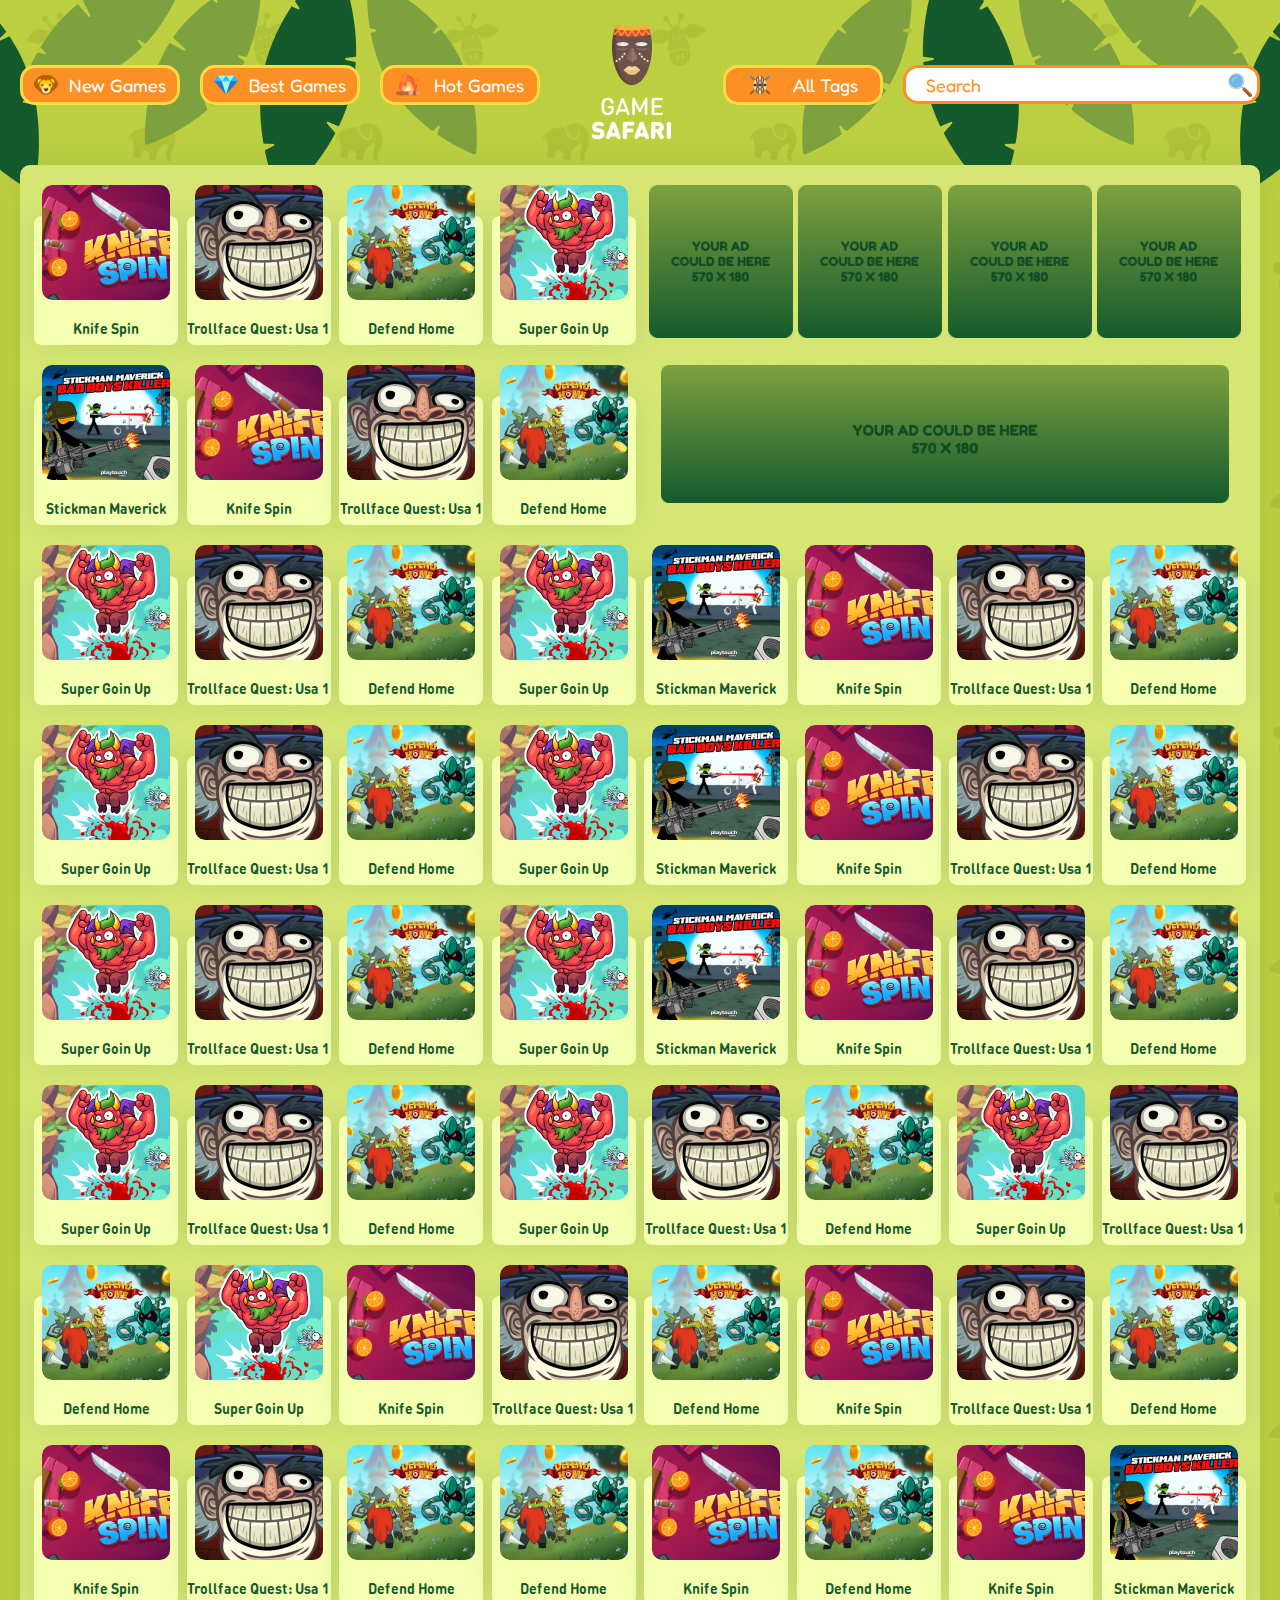
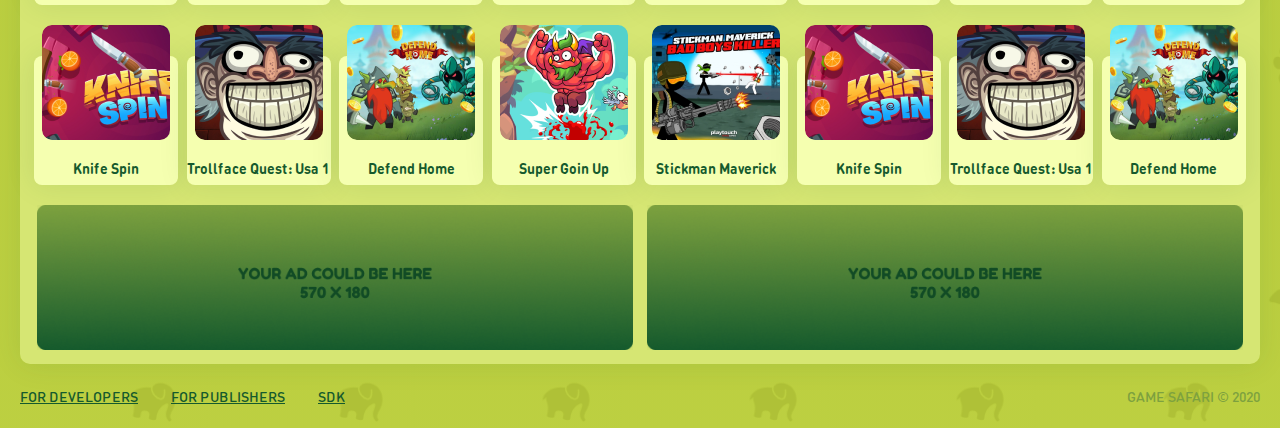
<file: index.html>
<!DOCTYPE html>
<html lang="en">

<head>
    <meta charset="UTF-8">
    <meta name="viewport" content="width=device-width, initial-scale=1.0">
    <link href="https://fonts.googleapis.com/css?family=Fredoka+One&display=swap" rel="stylesheet">
    <link rel="stylesheet" href="css/style.css">
    <title>GameSafari.Fun</title>
</head>

<body>
    <div class="top">
        <div class="illustration-1">
            <img class="illustration-1-img" src="img/other/illustration-1.png" alt="Illustration">
            <img class="subtract-1" src="img/other/Subtract-1.png" alt="Subtract">
        </div>
        <div class="illustration-2">
            <img class="illustration-2-img" src="img/other/illustration-2.png" alt="Illustration">
            <img class="subtract-2" src="img/other/Subtract-2.png" alt="Subtract">
        </div>
    </div>
    <header id="header">
        <div class="header-left">
            <a class="btn" href="index.html"><img src="img/other/lion.png" alt="Lion">New Games</a>
            <a class="btn" href="index.html"><img src="img/other/diamond.png" alt="Diamond">Best Games</a>
            <a class="btn" href="index.html"><img src="img/other/fire.png" alt="Fire">Hot Games</a>
        </div>
        <div class="logo">
            <a href="index.html"><img src="img/other/logo.png" alt="Game Safari Logo"></a>
        </div>
        <div class="header-right">
            <div class="dropdown">
                <a class="dropbtn" onclick="myFunction()"><img src="img/other/shield.png" alt="Shield">All Tags</a>
                <div id="myDropdown" class="dropdown-content">
                    <a href="#">Animals Games</a>
                    <a href="#">Boys Games</a>
                    <a href="#">Cars Games</a>
                    <a href="#">Girls Games</a>
                    <a href="#">Kids Games</a>
                    <a href="#">Matching Games</a>
                    <a href="#">Puzzle Games</a>
                    <a href="#">Skill Games</a>
                    <a href="#">Surgery Games</a>
                </div>
            </div>
            <form action="#">
                <input class="search-box" type="text" placeholder="Search" name="search">
                <button class="btn-search" type="submit"><img src="img/other/search.png" alt="Search"></button>
            </form>
        </div>

        <!--Responsive Menu-->
        <div id="mySidenav" class="sidenav">
            <a href="javascript:void(0)" class="closebtn" onclick="closeNav()">&times;</a>
            <p>Menu</p>
            <a href="#">New games</a>
            <a href="#">Best games</a>
            <a href="#">Hot games</a>
            <a href="#">Animals games</a>
            <a href="#">Cards games</a>
            <a href="#">Girls games</a>
            <a href="#">Kids games</a>
            <a href="#">Matching games</a>
            <a href="#">Puzzle games</a>
            <a href="#">Skill games</a>
            <a href="#">Surgery games</a>
        </div>
        <span class="menu-btn" style="cursor:pointer" onclick="openNav()">&#9776;</span>
        <!--End of Responsive Menu-->

    </header>

    <section class="section-games">
        <div class="games-left-side">
            <div class="ad-content-left-side">
                <img src="img/other/Ad 190x733.png" alt="Ad">
            </div>
        </div>
        <div class="games-main">
            <div class="games">
                <div class="game">
                    <div class="game-icon">
                        <a href="game.html"><img src="img/icons/Knife Spin.png" alt="Knife Spin"></a>
                    </div>
                    <div class="game-title">
                        <a href="game.html">Knife Spin</a>
                    </div>
                </div>
                <div class="game">
                    <div class="game-icon">
                        <a href="game.html"><img src="img/icons/Trollface Quest.png" alt="Trollface"></a>
                    </div>
                    <div class="game-title">
                        <a href="game.html">Trollface Quest: Usa 1</a>
                    </div>
                </div>
                <div class="game">
                    <div class="game-icon">
                        <a href="game_vertical.html"><img src="img/icons/Defend Home.png" alt="Defend Home"></a>
                    </div>
                    <div class="game-title">
                        <a href="game.html">Defend Home</a>
                    </div>
                </div>
                <div class="game">
                    <div class="game-icon">
                        <a href="game_vertical.html"><img src="img/icons/Super Goin Up.png" alt="Super Goin Up"></a>
                    </div>
                    <div class="game-title">
                        <a href="game.html">Super Goin Up</a>
                    </div>
                </div>
                <!--Mobile ads-->
                <div class="mobile-ads">
                    <div class="games-ad">
                        <img src="img/other/Ad 160x170.png" alt="Ad">
                    </div>
                    <div class="games-ad">
                        <img src="img/other/Ad 160x170.png" alt="Ad">
                    </div>
                    <div class="games-ad-h">
                        <img src="img/other/Ad 320x160.png" alt="Ad">
                    </div>
                </div>
                <!--End of Mobile ads-->
                <div class="game">
                    <div class="game-icon">
                        <a href="game.html"><img src="img/icons/Stickman Maverick.png" alt="Stickman Maverick"></a>
                    </div>
                    <div class="game-title">
                        <a href="game.html">Stickman Maverick</a>
                    </div>
                </div>
                <div class="game">
                    <div class="game-icon">
                        <a href="game.html"><img src="img/icons/Knife Spin.png" alt="Knife Spin"></a>
                    </div>
                    <div class="game-title">
                        <a href="game.html">Knife Spin</a>
                    </div>
                </div>
                <div class="game">
                    <div class="game-icon">
                        <a href="game.html"><img src="img/icons/Trollface Quest.png" alt="Trollface"></a>
                    </div>
                    <div class="game-title">
                        <a href="game.html">Trollface Quest: Usa 1</a>
                    </div>
                </div>
                <div class="game">
                    <div class="game-icon">
                        <a href="game_vertical.html"><img src="img/icons/Defend Home.png" alt="Defend Home"></a>
                    </div>
                    <div class="game-title">
                        <a href="game.html">Defend Home</a>
                    </div>
                </div>
                <div class="game">
                    <div class="game-icon">
                        <a href="game_vertical.html"><img src="img/icons/Super Goin Up.png" alt="Super Goin Up"></a>
                    </div>
                    <div class="game-title">
                        <a href="game.html">Super Goin Up</a>
                    </div>
                </div>
                <div class="game">
                    <div class="game-icon">
                        <a href="game.html"><img src="img/icons/Trollface Quest.png" alt="Trollface"></a>
                    </div>
                    <div class="game-title">
                        <a href="game.html">Trollface Quest: Usa 1</a>
                    </div>
                </div>
                <div class="game">
                    <div class="game-icon">
                        <a href="game_vertical.html"><img src="img/icons/Defend Home.png" alt="Defend Home"></a>
                    </div>
                    <div class="game-title">
                        <a href="game.html">Defend Home</a>
                    </div>
                </div>
                <div class="game">
                    <div class="game-icon">
                        <a href="game_vertical.html"><img src="img/icons/Super Goin Up.png" alt="Super Goin Up"></a>
                    </div>
                    <div class="game-title">
                        <a href="game.html">Super Goin Up</a>
                    </div>
                </div>
                <!--Mobile ads-->
                <div class="mobile-ads">
                    <div class="games-ad-h">
                        <img src="img/other/Ad 320x160.png" alt="Ad">
                    </div>
                </div>
                <!--End of Mobile ads-->
                <div class="game">
                    <div class="game-icon">
                        <a href="game.html"><img src="img/icons/Stickman Maverick.png" alt="Stickman Maverick"></a>
                    </div>
                    <div class="game-title">
                        <a href="game.html">Stickman Maverick</a>
                    </div>
                </div>
                <div class="game">
                    <div class="game-icon">
                        <a href="game.html"><img src="img/icons/Knife Spin.png" alt="Knife Spin"></a>
                    </div>
                    <div class="game-title">
                        <a href="game.html">Knife Spin</a>
                    </div>
                </div>
                <div class="game">
                    <div class="game-icon">
                        <a href="game.html"><img src="img/icons/Trollface Quest.png" alt="Trollface"></a>
                    </div>
                    <div class="game-title">
                        <a href="game.html">Trollface Quest: Usa 1</a>
                    </div>
                </div>
                <div class="game">
                    <div class="game-icon">
                        <a href="game_vertical.html"><img src="img/icons/Defend Home.png" alt="Defend Home"></a>
                    </div>
                    <div class="game-title">
                        <a href="game.html">Defend Home</a>
                    </div>
                </div>
                <div class="game">
                    <div class="game-icon">
                        <a href="game_vertical.html"><img src="img/icons/Super Goin Up.png" alt="Super Goin Up"></a>
                    </div>
                    <div class="game-title">
                        <a href="game.html">Super Goin Up</a>
                    </div>
                </div>
                <div class="game">
                    <div class="game-icon">
                        <a href="game.html"><img src="img/icons/Trollface Quest.png" alt="Trollface"></a>
                    </div>
                    <div class="game-title">
                        <a href="game.html">Trollface Quest: Usa 1</a>
                    </div>
                </div>
                <div class="game">
                    <div class="game-icon">
                        <a href="game_vertical.html"><img src="img/icons/Defend Home.png" alt="Defend Home"></a>
                    </div>
                    <div class="game-title">
                        <a href="game.html">Defend Home</a>
                    </div>
                </div>
                <div class="game">
                    <div class="game-icon">
                        <a href="game_vertical.html"><img src="img/icons/Super Goin Up.png" alt="Super Goin Up"></a>
                    </div>
                    <div class="game-title">
                        <a href="game.html">Super Goin Up</a>
                    </div>
                </div>
                <!--Mobile ads-->
                <div class="mobile-ads">
                    <div class="games-ad-h">
                        <img src="img/other/Ad 320x160.png" alt="Ad">
                    </div>
                </div>
                <!--End of Mobile ads-->
                <div class="game">
                    <div class="game-icon">
                        <a href="game.html"><img src="img/icons/Stickman Maverick.png" alt="Stickman Maverick"></a>
                    </div>
                    <div class="game-title">
                        <a href="game.html">Stickman Maverick</a>
                    </div>
                </div>
                <div class="game">
                    <div class="game-icon">
                        <a href="game.html"><img src="img/icons/Knife Spin.png" alt="Knife Spin"></a>
                    </div>
                    <div class="game-title">
                        <a href="game.html">Knife Spin</a>
                    </div>
                </div>
                <div class="game">
                    <div class="game-icon">
                        <a href="game.html"><img src="img/icons/Trollface Quest.png" alt="Trollface"></a>
                    </div>
                    <div class="game-title">
                        <a href="game.html">Trollface Quest: Usa 1</a>
                    </div>
                </div>
                <div class="game">
                    <div class="game-icon">
                        <a href="game_vertical.html"><img src="img/icons/Defend Home.png" alt="Defend Home"></a>
                    </div>
                    <div class="game-title">
                        <a href="game.html">Defend Home</a>
                    </div>
                </div>
                <div class="game">
                    <div class="game-icon">
                        <a href="game_vertical.html"><img src="img/icons/Super Goin Up.png" alt="Super Goin Up"></a>
                    </div>
                    <div class="game-title">
                        <a href="game.html">Super Goin Up</a>
                    </div>
                </div>
                <div class="game">
                    <div class="game-icon">
                        <a href="game.html"><img src="img/icons/Trollface Quest.png" alt="Trollface"></a>
                    </div>
                    <div class="game-title">
                        <a href="game.html">Trollface Quest: Usa 1</a>
                    </div>
                </div>
                <div class="game">
                    <div class="game-icon">
                        <a href="game_vertical.html"><img src="img/icons/Defend Home.png" alt="Defend Home"></a>
                    </div>
                    <div class="game-title">
                        <a href="game.html">Defend Home</a>
                    </div>
                </div>
                <div class="game">
                    <div class="game-icon">
                        <a href="game_vertical.html"><img src="img/icons/Super Goin Up.png" alt="Super Goin Up"></a>
                    </div>
                    <div class="game-title">
                        <a href="game.html">Super Goin Up</a>
                    </div>
                </div>
                <!--Mobile ads-->
                <div class="mobile-ads">
                    <div class="games-ad-h">
                        <img src="img/other/Ad 320x160.png" alt="Ad">
                    </div>
                </div>
                <!--End of Mobile ads-->
                <div class="game">
                    <div class="game-icon">
                        <a href="game.html"><img src="img/icons/Stickman Maverick.png" alt="Stickman Maverick"></a>
                    </div>
                    <div class="game-title">
                        <a href="game.html">Stickman Maverick</a>
                    </div>
                </div>
                <div class="game">
                    <div class="game-icon">
                        <a href="game.html"><img src="img/icons/Knife Spin.png" alt="Knife Spin"></a>
                    </div>
                    <div class="game-title">
                        <a href="game.html">Knife Spin</a>
                    </div>
                </div>
                <div class="game">
                    <div class="game-icon">
                        <a href="game.html"><img src="img/icons/Trollface Quest.png" alt="Trollface"></a>
                    </div>
                    <div class="game-title">
                        <a href="game.html">Trollface Quest: Usa 1</a>
                    </div>
                </div>
                <div class="game">
                    <div class="game-icon">
                        <a href="game_vertical.html"><img src="img/icons/Defend Home.png" alt="Defend Home"></a>
                    </div>
                    <div class="game-title">
                        <a href="game.html">Defend Home</a>
                    </div>
                </div>
                <div class="game">
                    <div class="game-icon">
                        <a href="game_vertical.html"><img src="img/icons/Super Goin Up.png" alt="Super Goin Up"></a>
                    </div>
                    <div class="game-title">
                        <a href="game.html">Super Goin Up</a>
                    </div>
                </div>
                <div class="game">
                    <div class="game-icon">
                        <a href="game.html"><img src="img/icons/Trollface Quest.png" alt="Trollface"></a>
                    </div>
                    <div class="game-title">
                        <a href="game.html">Trollface Quest: Usa 1</a>
                    </div>
                </div>
                <div class="game">
                    <div class="game-icon">
                        <a href="game_vertical.html"><img src="img/icons/Defend Home.png" alt="Defend Home"></a>
                    </div>
                    <div class="game-title">
                        <a href="game.html">Defend Home</a>
                    </div>
                </div>
                <div class="game">
                    <div class="game-icon">
                        <a href="game_vertical.html"><img src="img/icons/Super Goin Up.png" alt="Super Goin Up"></a>
                    </div>
                    <div class="game-title">
                        <a href="game.html">Super Goin Up</a>
                    </div>
                </div>
                <!--Mobile ads-->
                <div class="mobile-ads">
                    <div class="games-ad-h">
                        <img src="img/other/Ad 320x160.png" alt="Ad">
                    </div>
                </div>
                <!--End of Mobile ads-->
                <div class="game">
                    <div class="game-icon">
                        <a href="game.html"><img src="img/icons/Trollface Quest.png" alt="Trollface"></a>
                    </div>
                    <div class="game-title">
                        <a href="game.html">Trollface Quest: Usa 1</a>
                    </div>
                </div>
                <div class="game">
                    <div class="game-icon">
                        <a href="game_vertical.html"><img src="img/icons/Defend Home.png" alt="Defend Home"></a>
                    </div>
                    <div class="game-title">
                        <a href="game.html">Defend Home</a>
                    </div>
                </div>
                <div class="game">
                    <div class="game-icon">
                        <a href="game_vertical.html"><img src="img/icons/Super Goin Up.png" alt="Super Goin Up"></a>
                    </div>
                    <div class="game-title">
                        <a href="game.html">Super Goin Up</a>
                    </div>
                </div>
                <div class="game">
                    <div class="game-icon">
                        <a href="game.html"><img src="img/icons/Trollface Quest.png" alt="Trollface"></a>
                    </div>
                    <div class="game-title">
                        <a href="game.html">Trollface Quest: Usa 1</a>
                    </div>
                </div>
                <div class="game">
                    <div class="game-icon">
                        <a href="game_vertical.html"><img src="img/icons/Defend Home.png" alt="Defend Home"></a>
                    </div>
                    <div class="game-title">
                        <a href="game.html">Defend Home</a>
                    </div>
                </div>
                <div class="game">
                    <div class="game-icon">
                        <a href="game_vertical.html"><img src="img/icons/Super Goin Up.png" alt="Super Goin Up"></a>
                    </div>
                    <div class="game-title">
                        <a href="game.html">Super Goin Up</a>
                    </div>
                </div>
                <div class="game">
                    <div class="game-icon">
                        <a href="game.html"><img src="img/icons/Knife Spin.png" alt="Knife Spin"></a>
                    </div>
                    <div class="game-title">
                        <a href="game.html">Knife Spin</a>
                    </div>
                </div>
                <div class="game">
                    <div class="game-icon">
                        <a href="game.html"><img src="img/icons/Trollface Quest.png" alt="Trollface"></a>
                    </div>
                    <div class="game-title">
                        <a href="game.html">Trollface Quest: Usa 1</a>
                    </div>
                </div>
                <div class="game">
                    <div class="game-icon">
                        <a href="game_vertical.html"><img src="img/icons/Defend Home.png" alt="Defend Home"></a>
                    </div>
                    <div class="game-title">
                        <a href="game.html">Defend Home</a>
                    </div>
                </div>
                <div class="game">
                    <div class="game-icon">
                        <a href="game.html"><img src="img/icons/Knife Spin.png" alt="Knife Spin"></a>
                    </div>
                    <div class="game-title">
                        <a href="game.html">Knife Spin</a>
                    </div>
                </div>
                <div class="game">
                    <div class="game-icon">
                        <a href="game.html"><img src="img/icons/Trollface Quest.png" alt="Trollface"></a>
                    </div>
                    <div class="game-title">
                        <a href="game.html">Trollface Quest: Usa 1</a>
                    </div>
                </div>
                <div class="game">
                    <div class="game-icon">
                        <a href="game_vertical.html"><img src="img/icons/Defend Home.png" alt="Defend Home"></a>
                    </div>
                    <div class="game-title">
                        <a href="game.html">Defend Home</a>
                    </div>
                </div>
                <div class="game">
                    <div class="game-icon">
                        <a href="game.html"><img src="img/icons/Knife Spin.png" alt="Knife Spin"></a>
                    </div>
                    <div class="game-title">
                        <a href="game.html">Knife Spin</a>
                    </div>
                </div>
                <div class="game">
                    <div class="game-icon">
                        <a href="game.html"><img src="img/icons/Trollface Quest.png" alt="Trollface"></a>
                    </div>
                    <div class="game-title">
                        <a href="game.html">Trollface Quest: Usa 1</a>
                    </div>
                </div>
                <div class="game">
                    <div class="game-icon">
                        <a href="game_vertical.html"><img src="img/icons/Defend Home.png" alt="Defend Home"></a>
                    </div>
                    <div class="game-title">
                        <a href="game.html">Defend Home</a>
                    </div>
                </div>
                <div class="game">
                    <div class="game-icon">
                        <a href="game_vertical.html"><img src="img/icons/Defend Home.png" alt="Defend Home"></a>
                    </div>
                    <div class="game-title">
                        <a href="game.html">Defend Home</a>
                    </div>
                </div>
                <div class="game">
                    <div class="game-icon">
                        <a href="game.html"><img src="img/icons/Knife Spin.png" alt="Knife Spin"></a>
                    </div>
                    <div class="game-title">
                        <a href="game.html">Knife Spin</a>
                    </div>
                </div>
                <div class="game">
                    <div class="game-icon">
                        <a href="game_vertical.html"><img src="img/icons/Defend Home.png" alt="Defend Home"></a>
                    </div>
                    <div class="game-title">
                        <a href="game.html">Defend Home</a>
                    </div>
                </div>
                <div class="game">
                    <div class="game-icon">
                        <a href="game.html"><img src="img/icons/Knife Spin.png" alt="Knife Spin"></a>
                    </div>
                    <div class="game-title">
                        <a href="game.html">Knife Spin</a>
                    </div>
                </div>
                <div class="game">
                    <div class="game-icon">
                        <a href="game.html"><img src="img/icons/Stickman Maverick.png" alt="Stickman Maverick"></a>
                    </div>
                    <div class="game-title">
                        <a href="game.html">Stickman Maverick</a>
                    </div>
                </div>
                <div class="game">
                    <div class="game-icon">
                        <a href="game.html"><img src="img/icons/Knife Spin.png" alt="Knife Spin"></a>
                    </div>
                    <div class="game-title">
                        <a href="game.html">Knife Spin</a>
                    </div>
                </div>
                <div class="game">
                    <div class="game-icon">
                        <a href="game.html"><img src="img/icons/Trollface Quest.png" alt="Trollface"></a>
                    </div>
                    <div class="game-title">
                        <a href="game.html">Trollface Quest: Usa 1</a>
                    </div>
                </div>
                <div class="game">
                    <div class="game-icon">
                        <a href="game_vertical.html"><img src="img/icons/Defend Home.png" alt="Defend Home"></a>
                    </div>
                    <div class="game-title">
                        <a href="game.html">Defend Home</a>
                    </div>
                </div>
                <div class="game">
                    <div class="game-icon">
                        <a href="game_vertical.html"><img src="img/icons/Super Goin Up.png" alt="Super Goin Up"></a>
                    </div>
                    <div class="game-title">
                        <a href="game.html">Super Goin Up</a>
                    </div>
                </div>
                <div class="game">
                    <div class="game-icon">
                        <a href="game.html"><img src="img/icons/Stickman Maverick.png" alt="Stickman Maverick"></a>
                    </div>
                    <div class="game-title">
                        <a href="game.html">Stickman Maverick</a>
                    </div>
                </div>
                <div class="game">
                    <div class="game-icon">
                        <a href="game.html"><img src="img/icons/Knife Spin.png" alt="Knife Spin"></a>
                    </div>
                    <div class="game-title">
                        <a href="game.html">Knife Spin</a>
                    </div>
                </div>
                <div class="game">
                    <div class="game-icon">
                        <a href="game.html"><img src="img/icons/Trollface Quest.png" alt="Trollface"></a>
                    </div>
                    <div class="game-title">
                        <a href="game.html">Trollface Quest: Usa 1</a>
                    </div>
                </div>
                <div class="game">
                    <div class="game-icon">
                        <a href="game_vertical.html"><img src="img/icons/Defend Home.png" alt="Defend Home"></a>
                    </div>
                    <div class="game-title">
                        <a href="game.html">Defend Home</a>
                    </div>
                </div>
                <div class="games-ads">
                    <div class="games-ad">
                        <img src="img/other/Ad 160x170.png" alt="Ad">
                    </div>
                    <div class="games-ad">
                        <img src="img/other/Ad 160x170.png" alt="Ad">
                    </div>
                    <div class="games-ad">
                        <img src="img/other/Ad 160x170.png" alt="Ad">
                    </div>
                    <div class="games-ad">
                        <img src="img/other/Ad 160x170.png" alt="Ad">
                    </div>
                    <div class="games-ad horizontal">
                        <img src="img/other/Ad 700x170.png" alt="Ad">
                    </div>
                </div>
                <div class="games-ads-tablet-bottom">
                    <div class="tablet-ad-h">
                        <img src="img/other/Ad 700x170.png" alt="Ad">
                    </div>
                    <div class="tablet-ad-h">
                        <img src="img/other/Ad 700x170.png" alt="Ad">
                    </div>
                </div>
                <!--Mobile ads-->
                <div class="mobile-ads">
                    <div class="games-ad-h">
                        <img src="img/other/Ad 320x160.png" alt="Ad">
                    </div>
                </div>
                <!--End of Mobile ads-->
            </div>
        </div>
        <div class="games-right-side">
            <div class="ad-content-right-side">
                <img src="img/other/Ad 190x733.png" alt="Ad">
            </div>
        </div>
    </section>
    <footer>
        <div class="footer-info">
            <a href="sdk.html">For developers</a>
            <a href="login.html">For publishers</a>
            <a href="sdk.html">SDK</a>
        </div>
        <div class="footer-copy">
            <p>Game safari &copy; 2020</p>
        </div>
    </footer>

    <script src="js/script.js"></script>
</body>

</html>
</file>
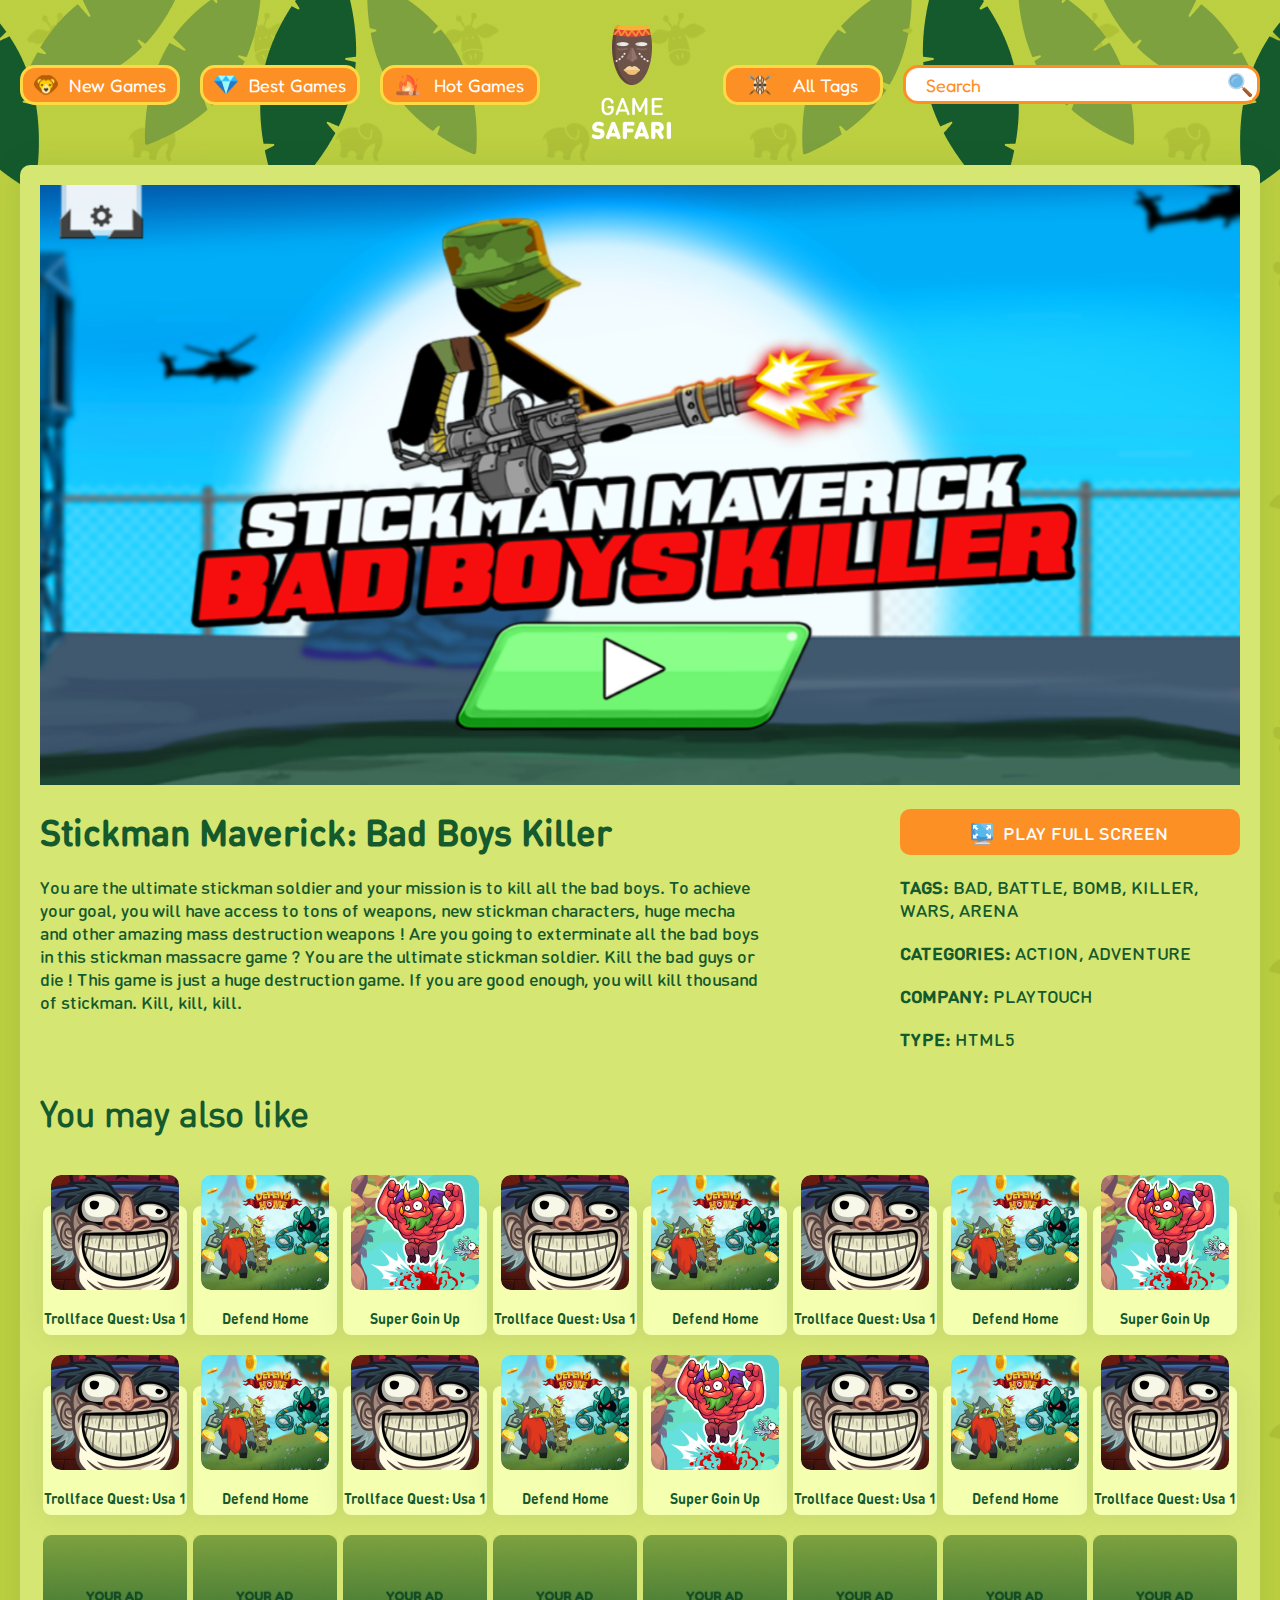
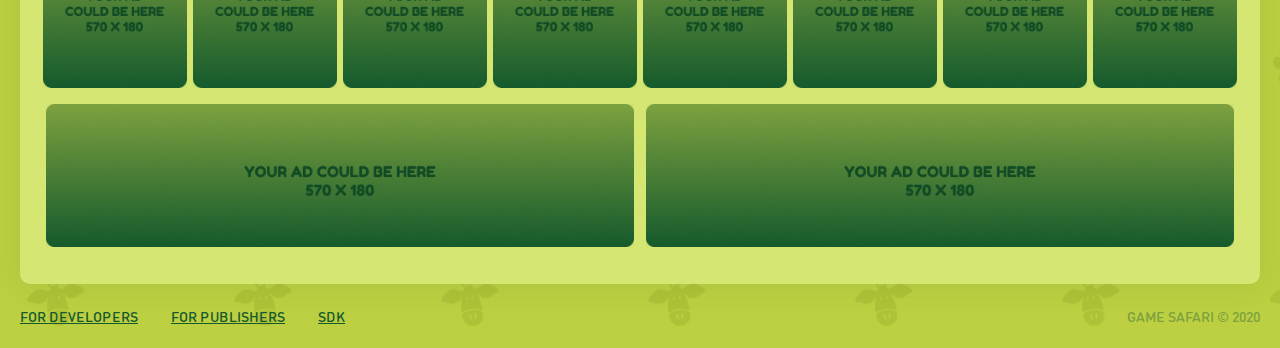
<file: game.html>
<!DOCTYPE html>
<html lang="en">

<head>
    <meta charset="UTF-8">
    <meta name="viewport" content="width=device-width, initial-scale=1.0">
    <link href="https://fonts.googleapis.com/css?family=Fredoka+One&display=swap" rel="stylesheet">
    <link rel="stylesheet" href="css/style.css">
    <title>GameSafari.Fun</title>
</head>

<body>
    <div class="top">
        <div class="illustration-1">
            <img class="illustration-1-img" src="img/other/illustration-1.png" alt="Illustration">
            <img class="subtract-1" src="img/other/Subtract-1.png" alt="Subtract">
        </div>
        <div class="illustration-2">
            <img class="illustration-2-img" src="img/other/illustration-2.png" alt="Illustration">
            <img class="subtract-2" src="img/other/Subtract-2.png" alt="Subtract">
        </div>
    </div>
    <header id="header">
        <div class="header-left">
            <a class="btn" href="index.html"><img src="img/other/lion.png" alt="Lion">New Games</a>
            <a class="btn" href="index.html"><img src="img/other/diamond.png" alt="Diamond">Best Games</a>
            <a class="btn" href="index.html"><img src="img/other/fire.png" alt="Fire">Hot Games</a>
        </div>
        <div class="logo">
            <a href="index.html"><img src="img/other/logo.png" alt="Game Safari Logo"></a>
        </div>
        <div class="header-right">
            <div class="dropdown">
                <a class="dropbtn" onclick="myFunction()"><img src="img/other/shield.png" alt="Shield">All Tags</a>
                <div id="myDropdown" class="dropdown-content">
                    <a href="#">Animals Games</a>
                    <a href="#">Boys Games</a>
                    <a href="#">Cars Games</a>
                    <a href="#">Girls Games</a>
                    <a href="#">Kids Games</a>
                    <a href="#">Matching Games</a>
                    <a href="#">Puzzle Games</a>
                    <a href="#">Skill Games</a>
                    <a href="#">Surgery Games</a>
                </div>
            </div>
            <form action="#">
                <input class="search-box" type="text" placeholder="Search" name="search">
                <button class="btn-search" type="submit"><img src="img/other/search.png" alt="Search"></button>
            </form>
        </div>

        <!--Responsive Menu-->
        <div id="mySidenav" class="sidenav">
            <a href="javascript:void(0)" class="closebtn" onclick="closeNav()">&times;</a>
            <p>Menu</p>
            <a href="#">New games</a>
            <a href="#">Best games</a>
            <a href="#">Hot games</a>
            <a href="#">Animals games</a>
            <a href="#">Cards games</a>
            <a href="#">Girls games</a>
            <a href="#">Kids games</a>
            <a href="#">Matching games</a>
            <a href="#">Puzzle games</a>
            <a href="#">Skill games</a>
            <a href="#">Surgery games</a>
        </div>
        <span class="menu-btn" style="cursor:pointer" onclick="openNav()">&#9776;</span>
        <!--End of Responsive Menu-->

    </header>

    <section class="section-games">
        <div class="games-left-side">
            <div class="ad-content-left-side">
                <img src="img/other/Ad 190x733.png" alt="Ad">
            </div>
        </div>
        <div class="games-main game-page">
            <div class="game-panel">
                <img src="img/icons/stickman-game-panel.png" alt="Game panel">
            </div>
            <div class="game-description">
                <div class="game-description-left">
                    <h2>Stickman Maverick: Bad Boys Killer</h2>
                    <p>You are the ultimate stickman soldier and your mission is to kill all the bad boys. To achieve your goal, you will have access to tons of weapons, new stickman characters, huge mecha and other amazing mass destruction weapons ! Are
                        you going to exterminate all the bad boys in this stickman massacre game ? You are the ultimate stickman soldier. Kill the bad guys or die ! This game is just a huge destruction game. If you are good enough, you will kill thousand
                        of stickman. Kill, kill, kill.</p>
                </div>
                <div class="game-description-right">
                    <button class="btn-full-screen"><img src="img/other/full-screen.png" alt="Full screen">Play full screen</button>
                    <p><strong>Tags: </strong>BAD, BATTLE, BOMB, KILLER, WARS, ARENA</p>
                    <p><strong>Categories: </strong>Action, Adventure</p>
                    <p><strong>Company: </strong>Playtouch</p>
                    <p><strong>Type: </strong>HTML5</p>
                </div>
            </div>
            <div class="may-like">
                <h2>You may also like</h2>
                <div class="may-like-games">
                    <div class="game">
                        <div class="game-icon">
                            <a href="game.html"><img src="img/icons/Trollface Quest.png" alt="Trollface"></a>
                        </div>
                        <div class="game-title">
                            <a href="game.html">Trollface Quest: Usa 1</a>
                        </div>
                    </div>
                    <div class="game">
                        <div class="game-icon">
                            <a href="game_vertical.html"><img src="img/icons/Defend Home.png" alt="Defend Home"></a>
                        </div>
                        <div class="game-title">
                            <a href="game.html">Defend Home</a>
                        </div>
                    </div>
                    <div class="game">
                        <div class="game-icon">
                            <a href="game_vertical.html"><img src="img/icons/Super Goin Up.png" alt="Super Goin Up"></a>
                        </div>
                        <div class="game-title">
                            <a href="game.html">Super Goin Up</a>
                        </div>
                    </div>
                    <div class="game">
                        <div class="game-icon">
                            <a href="game.html"><img src="img/icons/Trollface Quest.png" alt="Trollface"></a>
                        </div>
                        <div class="game-title">
                            <a href="game.html">Trollface Quest: Usa 1</a>
                        </div>
                    </div>
                    <div class="game">
                        <div class="game-icon">
                            <a href="game_vertical.html"><img src="img/icons/Defend Home.png" alt="Defend Home"></a>
                        </div>
                        <div class="game-title">
                            <a href="game.html">Defend Home</a>
                        </div>
                    </div>
                    <div class="game">
                        <div class="game-icon">
                            <a href="game.html"><img src="img/icons/Trollface Quest.png" alt="Trollface"></a>
                        </div>
                        <div class="game-title">
                            <a href="game.html">Trollface Quest: Usa 1</a>
                        </div>
                    </div>
                    <div class="game">
                        <div class="game-icon">
                            <a href="game_vertical.html"><img src="img/icons/Defend Home.png" alt="Defend Home"></a>
                        </div>
                        <div class="game-title">
                            <a href="game.html">Defend Home</a>
                        </div>
                    </div>
                    <div class="game">
                        <div class="game-icon">
                            <a href="game_vertical.html"><img src="img/icons/Super Goin Up.png" alt="Super Goin Up"></a>
                        </div>
                        <div class="game-title">
                            <a href="game.html">Super Goin Up</a>
                        </div>
                    </div>
                    <div class="game">
                        <div class="game-icon">
                            <a href="game.html"><img src="img/icons/Trollface Quest.png" alt="Trollface"></a>
                        </div>
                        <div class="game-title">
                            <a href="game.html">Trollface Quest: Usa 1</a>
                        </div>
                    </div>
                    <div class="game">
                        <div class="game-icon">
                            <a href="game_vertical.html"><img src="img/icons/Defend Home.png" alt="Defend Home"></a>
                        </div>
                        <div class="game-title">
                            <a href="game.html">Defend Home</a>
                        </div>
                    </div>
                    <div class="game">
                        <div class="game-icon">
                            <a href="game.html"><img src="img/icons/Trollface Quest.png" alt="Trollface"></a>
                        </div>
                        <div class="game-title">
                            <a href="game.html">Trollface Quest: Usa 1</a>
                        </div>
                    </div>
                    <div class="game">
                        <div class="game-icon">
                            <a href="game_vertical.html"><img src="img/icons/Defend Home.png" alt="Defend Home"></a>
                        </div>
                        <div class="game-title">
                            <a href="game.html">Defend Home</a>
                        </div>
                    </div>
                    <div class="game">
                        <div class="game-icon">
                            <a href="game_vertical.html"><img src="img/icons/Super Goin Up.png" alt="Super Goin Up"></a>
                        </div>
                        <div class="game-title">
                            <a href="game.html">Super Goin Up</a>
                        </div>
                    </div>
                    <div class="game">
                        <div class="game-icon">
                            <a href="game.html"><img src="img/icons/Trollface Quest.png" alt="Trollface"></a>
                        </div>
                        <div class="game-title">
                            <a href="game.html">Trollface Quest: Usa 1</a>
                        </div>
                    </div>
                    <div class="game">
                        <div class="game-icon">
                            <a href="game_vertical.html"><img src="img/icons/Defend Home.png" alt="Defend Home"></a>
                        </div>
                        <div class="game-title">
                            <a href="game.html">Defend Home</a>
                        </div>
                    </div>
                    <div class="game">
                        <div class="game-icon">
                            <a href="game.html"><img src="img/icons/Trollface Quest.png" alt="Trollface"></a>
                        </div>
                        <div class="game-title">
                            <a href="game.html">Trollface Quest: Usa 1</a>
                        </div>
                    </div>
                </div>
                <div class="game-page-ads">
                    <div class="games-ad">
                        <img src="img/other/Ad 160x170.png" alt="Ad">
                    </div>
                    <div class="games-ad">
                        <img src="img/other/Ad 160x170.png" alt="Ad">
                    </div>
                    <div class="games-ad">
                        <img src="img/other/Ad 160x170.png" alt="Ad">
                    </div>
                    <div class="games-ad">
                        <img src="img/other/Ad 160x170.png" alt="Ad">
                    </div>
                    <div class="games-ad">
                        <img src="img/other/Ad 160x170.png" alt="Ad">
                    </div>
                    <div class="games-ad">
                        <img src="img/other/Ad 160x170.png" alt="Ad">
                    </div>
                    <div class="games-ad">
                        <img src="img/other/Ad 160x170.png" alt="Ad">
                    </div>
                    <div class="games-ad">
                        <img src="img/other/Ad 160x170.png" alt="Ad">
                    </div>
                    <div class="games-ad horizontal" id="games-ad-home-1">
                        <img src="img/other/Ad 700x170.png" alt="Ad">
                    </div>
                    <div class="games-ad horizontal" id="games-ad-home-2">
                        <img src="img/other/Ad 700x170.png" alt="Ad">
                    </div>
                </div>
                <!--Mobile ads-->
                <div class="mobile-ads-game-page">
                    <div class="games-ad">
                        <img src="img/other/Ad 160x170.png" alt="Ad">
                    </div>
                    <div class="games-ad">
                        <img src="img/other/Ad 160x170.png" alt="Ad">
                    </div>
                    <div class="games-ad-h">
                        <img src="img/other/Ad 320x160.png" alt="Ad">
                    </div>
                </div>
                <!--End of Mobile ads-->
            </div>
        </div>
        <div class="games-right-side">
            <div class="ad-content-right-side">
                <img src="img/other/Ad 190x733.png" alt="Ad">
            </div>
        </div>
    </section>
    <footer>
        <div class="footer-info">
            <a href="sdk.html">For developers</a>
            <a href="login.html">For publishers</a>
            <a href="sdk.html">SDK</a>
        </div>
        <div class="footer-copy">
            <p>Game safari &copy; 2020</p>
        </div>
    </footer>

    <script src="js/script.js"></script>
</body>

</html>
</file>
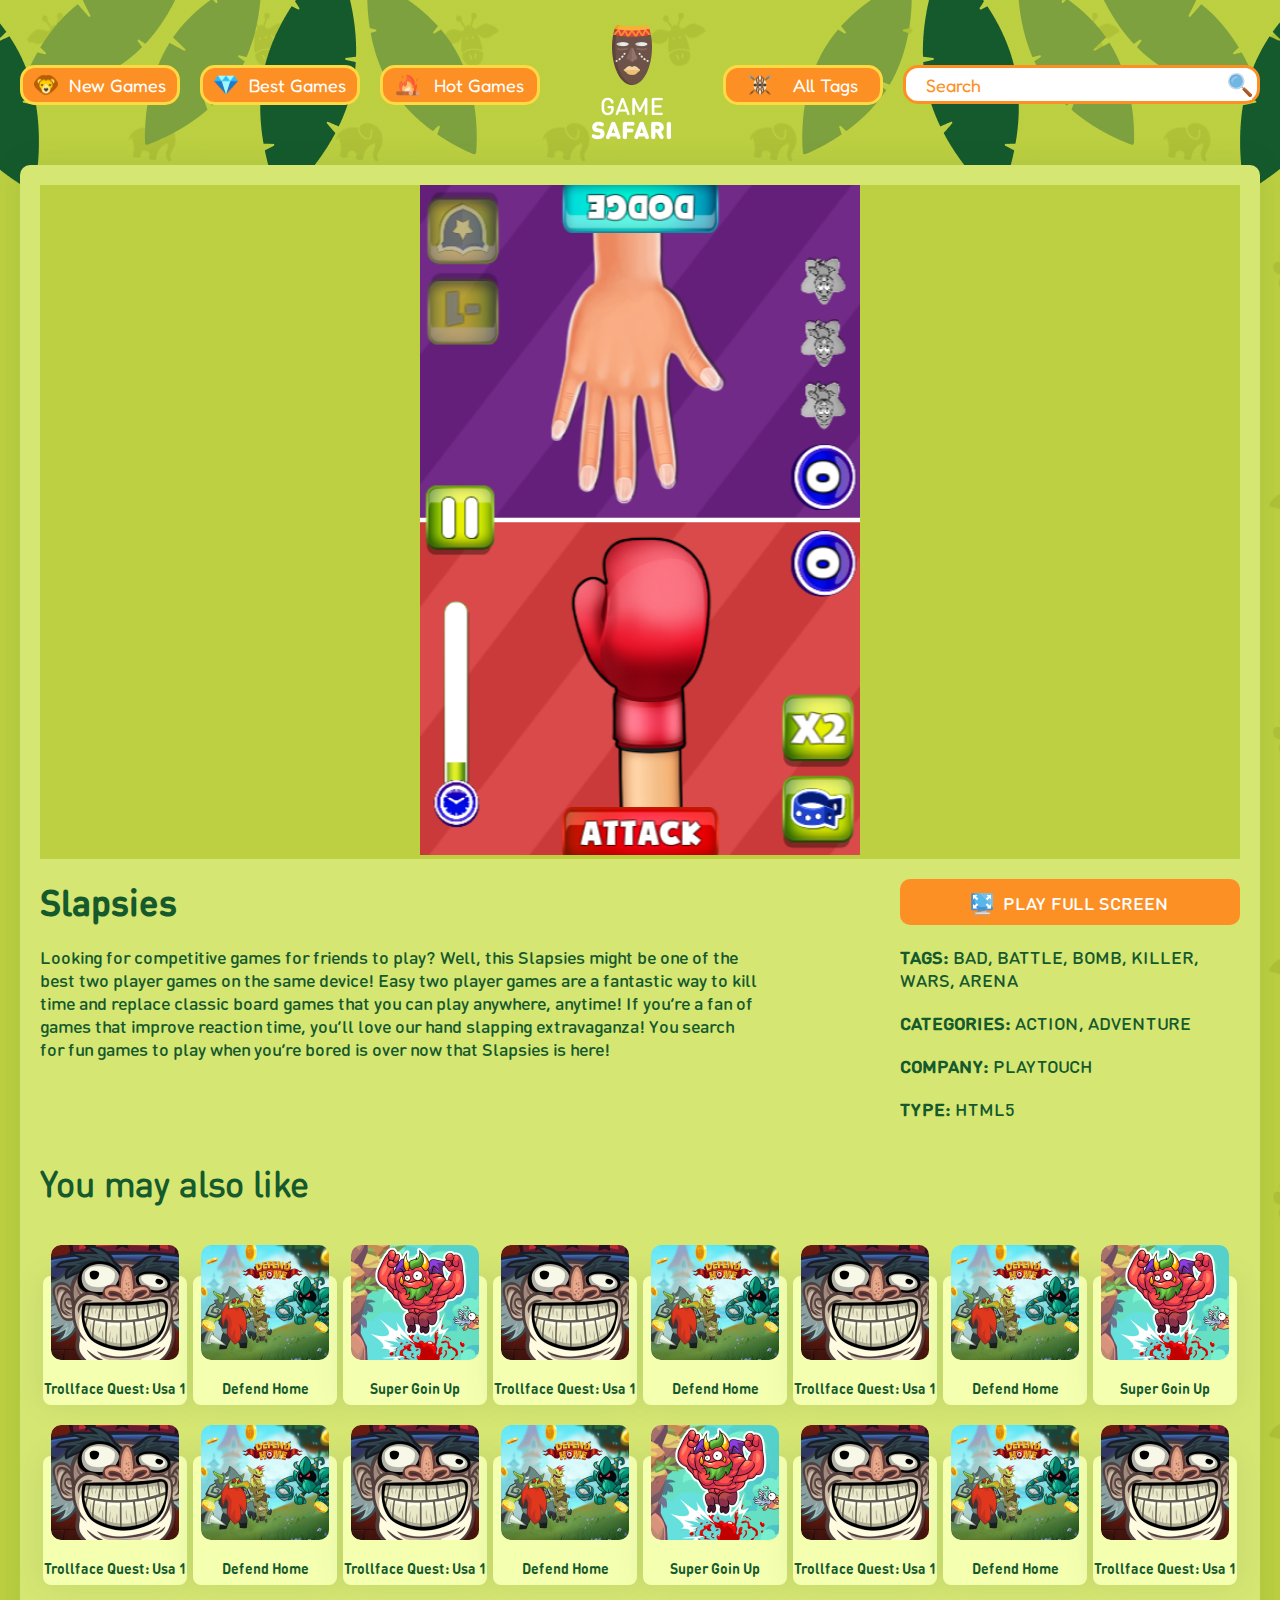
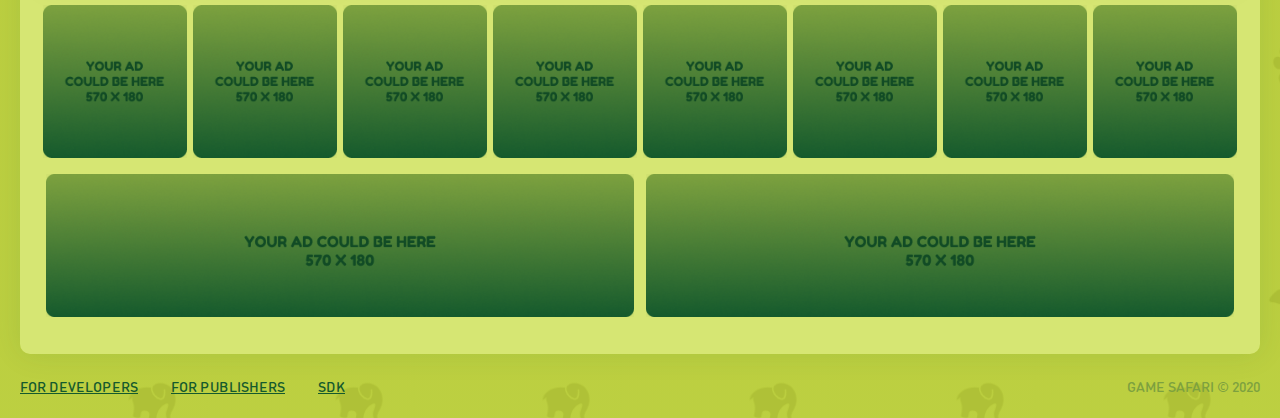
<file: game_vertical.html>
<!DOCTYPE html>
<html lang="en">

<head>
    <meta charset="UTF-8">
    <meta name="viewport" content="width=device-width, initial-scale=1.0">
    <link href="https://fonts.googleapis.com/css?family=Fredoka+One&display=swap" rel="stylesheet">
    <link rel="stylesheet" href="css/style.css">
    <title>GameSafari.Fun</title>
</head>

<body>
    <div class="top">
        <div class="illustration-1">
            <img class="illustration-1-img" src="img/other/illustration-1.png" alt="Illustration">
            <img class="subtract-1" src="img/other/Subtract-1.png" alt="Subtract">
        </div>
        <div class="illustration-2">
            <img class="illustration-2-img" src="img/other/illustration-2.png" alt="Illustration">
            <img class="subtract-2" src="img/other/Subtract-2.png" alt="Subtract">
        </div>
    </div>
    <header id="header">
        <div class="header-left">
            <a class="btn" href="index.html"><img src="img/other/lion.png" alt="Lion">New Games</a>
            <a class="btn" href="index.html"><img src="img/other/diamond.png" alt="Diamond">Best Games</a>
            <a class="btn" href="index.html"><img src="img/other/fire.png" alt="Fire">Hot Games</a>
        </div>
        <div class="logo">
            <a href="index.html"><img src="img/other/logo.png" alt="Game Safari Logo"></a>
        </div>
        <div class="header-right">
            <div class="dropdown">
                <a class="dropbtn" onclick="myFunction()"><img src="img/other/shield.png" alt="Shield">All Tags</a>
                <div id="myDropdown" class="dropdown-content">
                    <a href="#">Animals Games</a>
                    <a href="#">Boys Games</a>
                    <a href="#">Cars Games</a>
                    <a href="#">Girls Games</a>
                    <a href="#">Kids Games</a>
                    <a href="#">Matching Games</a>
                    <a href="#">Puzzle Games</a>
                    <a href="#">Skill Games</a>
                    <a href="#">Surgery Games</a>
                </div>
            </div>
            <form action="#">
                <input class="search-box" type="text" placeholder="Search" name="search">
                <button class="btn-search" type="submit"><img src="img/other/search.png" alt="Search"></button>
            </form>
        </div>

        <!--Responsive Menu-->
        <div id="mySidenav" class="sidenav">
            <a href="javascript:void(0)" class="closebtn" onclick="closeNav()">&times;</a>
            <p>Menu</p>
            <a href="#">New games</a>
            <a href="#">Best games</a>
            <a href="#">Hot games</a>
            <a href="#">Animals games</a>
            <a href="#">Cards games</a>
            <a href="#">Girls games</a>
            <a href="#">Kids games</a>
            <a href="#">Matching games</a>
            <a href="#">Puzzle games</a>
            <a href="#">Skill games</a>
            <a href="#">Surgery games</a>
        </div>
        <span class="menu-btn" style="cursor:pointer" onclick="openNav()">&#9776;</span>
        <!--End of Responsive Menu-->

    </header>

    <section class="section-games">
        <div class="games-left-side">
            <div class="ad-content-left-side">
                <img src="img/other/Ad 190x733.png" alt="Ad">
            </div>
        </div>
        <div class="games-main game-page">
            <div class="game-panel-vertical">
                <div class="game-panel-vertical-content">
                    <img src="img/icons/slapsies.png" alt="Game panel">
                </div>
            </div>
            <div class="game-description">
                <div class="game-description-left">
                    <h2>Slapsies</h2>
                    <p>Looking for competitive games for friends to play? Well, this Slapsies might be one of the best two player games on the same device! Easy two player games are a fantastic way to kill time and replace classic board games that you can
                        play anywhere, anytime! If you’re a fan of games that improve reaction time, you’ll love our hand slapping extravaganza! You search for fun games to play when you’re bored is over now that Slapsies is here!</p>
                </div>
                <div class="game-description-right">
                    <button class="btn-full-screen"><img src="img/other/full-screen.png" alt="Full screen">Play full screen</button>
                    <p><strong>Tags: </strong>BAD, BATTLE, BOMB, KILLER, WARS, ARENA</p>
                    <p><strong>Categories: </strong>Action, Adventure</p>
                    <p><strong>Company: </strong>Playtouch</p>
                    <p><strong>Type: </strong>HTML5</p>
                </div>
            </div>
            <div class="may-like">
                <h2>You may also like</h2>
                <div class="may-like-games">
                    <div class="game">
                        <div class="game-icon">
                            <a href="game.html"><img src="img/icons/Trollface Quest.png" alt="Trollface"></a>
                        </div>
                        <div class="game-title">
                            <a href="game.html">Trollface Quest: Usa 1</a>
                        </div>
                    </div>
                    <div class="game">
                        <div class="game-icon">
                            <a href="game_vertical.html"><img src="img/icons/Defend Home.png" alt="Defend Home"></a>
                        </div>
                        <div class="game-title">
                            <a href="game.html">Defend Home</a>
                        </div>
                    </div>
                    <div class="game">
                        <div class="game-icon">
                            <a href="game_vertical.html"><img src="img/icons/Super Goin Up.png" alt="Super Goin Up"></a>
                        </div>
                        <div class="game-title">
                            <a href="game.html">Super Goin Up</a>
                        </div>
                    </div>
                    <div class="game">
                        <div class="game-icon">
                            <a href="game.html"><img src="img/icons/Trollface Quest.png" alt="Trollface"></a>
                        </div>
                        <div class="game-title">
                            <a href="game.html">Trollface Quest: Usa 1</a>
                        </div>
                    </div>
                    <div class="game">
                        <div class="game-icon">
                            <a href="game_vertical.html"><img src="img/icons/Defend Home.png" alt="Defend Home"></a>
                        </div>
                        <div class="game-title">
                            <a href="game.html">Defend Home</a>
                        </div>
                    </div>
                    <div class="game">
                        <div class="game-icon">
                            <a href="game.html"><img src="img/icons/Trollface Quest.png" alt="Trollface"></a>
                        </div>
                        <div class="game-title">
                            <a href="game.html">Trollface Quest: Usa 1</a>
                        </div>
                    </div>
                    <div class="game">
                        <div class="game-icon">
                            <a href="game_vertical.html"><img src="img/icons/Defend Home.png" alt="Defend Home"></a>
                        </div>
                        <div class="game-title">
                            <a href="game.html">Defend Home</a>
                        </div>
                    </div>
                    <div class="game">
                        <div class="game-icon">
                            <a href="game_vertical.html"><img src="img/icons/Super Goin Up.png" alt="Super Goin Up"></a>
                        </div>
                        <div class="game-title">
                            <a href="game.html">Super Goin Up</a>
                        </div>
                    </div>
                    <div class="game">
                        <div class="game-icon">
                            <a href="game.html"><img src="img/icons/Trollface Quest.png" alt="Trollface"></a>
                        </div>
                        <div class="game-title">
                            <a href="game.html">Trollface Quest: Usa 1</a>
                        </div>
                    </div>
                    <div class="game">
                        <div class="game-icon">
                            <a href="game_vertical.html"><img src="img/icons/Defend Home.png" alt="Defend Home"></a>
                        </div>
                        <div class="game-title">
                            <a href="game.html">Defend Home</a>
                        </div>
                    </div>
                    <div class="game">
                        <div class="game-icon">
                            <a href="game.html"><img src="img/icons/Trollface Quest.png" alt="Trollface"></a>
                        </div>
                        <div class="game-title">
                            <a href="game.html">Trollface Quest: Usa 1</a>
                        </div>
                    </div>
                    <div class="game">
                        <div class="game-icon">
                            <a href="game_vertical.html"><img src="img/icons/Defend Home.png" alt="Defend Home"></a>
                        </div>
                        <div class="game-title">
                            <a href="game.html">Defend Home</a>
                        </div>
                    </div>
                    <div class="game">
                        <div class="game-icon">
                            <a href="game_vertical.html"><img src="img/icons/Super Goin Up.png" alt="Super Goin Up"></a>
                        </div>
                        <div class="game-title">
                            <a href="game.html">Super Goin Up</a>
                        </div>
                    </div>
                    <div class="game">
                        <div class="game-icon">
                            <a href="game.html"><img src="img/icons/Trollface Quest.png" alt="Trollface"></a>
                        </div>
                        <div class="game-title">
                            <a href="game.html">Trollface Quest: Usa 1</a>
                        </div>
                    </div>
                    <div class="game">
                        <div class="game-icon">
                            <a href="game_vertical.html"><img src="img/icons/Defend Home.png" alt="Defend Home"></a>
                        </div>
                        <div class="game-title">
                            <a href="game.html">Defend Home</a>
                        </div>
                    </div>
                    <div class="game">
                        <div class="game-icon">
                            <a href="game.html"><img src="img/icons/Trollface Quest.png" alt="Trollface"></a>
                        </div>
                        <div class="game-title">
                            <a href="game.html">Trollface Quest: Usa 1</a>
                        </div>
                    </div>
                </div>
                <div class="game-page-ads">
                    <div class="games-ad">
                        <img src="img/other/Ad 160x170.png" alt="Ad">
                    </div>
                    <div class="games-ad">
                        <img src="img/other/Ad 160x170.png" alt="Ad">
                    </div>
                    <div class="games-ad">
                        <img src="img/other/Ad 160x170.png" alt="Ad">
                    </div>
                    <div class="games-ad">
                        <img src="img/other/Ad 160x170.png" alt="Ad">
                    </div>
                    <div class="games-ad">
                        <img src="img/other/Ad 160x170.png" alt="Ad">
                    </div>
                    <div class="games-ad">
                        <img src="img/other/Ad 160x170.png" alt="Ad">
                    </div>
                    <div class="games-ad">
                        <img src="img/other/Ad 160x170.png" alt="Ad">
                    </div>
                    <div class="games-ad">
                        <img src="img/other/Ad 160x170.png" alt="Ad">
                    </div>
                    <div class="games-ad horizontal" id="games-ad-home-1">
                        <img src="img/other/Ad 700x170.png" alt="Ad">
                    </div>
                    <div class="games-ad horizontal" id="games-ad-home-2">
                        <img src="img/other/Ad 700x170.png" alt="Ad">
                    </div>
                </div>
                <!--Mobile ads-->
                <div class="mobile-ads-game-page">
                    <div class="games-ad">
                        <img src="img/other/Ad 160x170.png" alt="Ad">
                    </div>
                    <div class="games-ad">
                        <img src="img/other/Ad 160x170.png" alt="Ad">
                    </div>
                    <div class="games-ad-h">
                        <img src="img/other/Ad 320x160.png" alt="Ad">
                    </div>
                </div>
                <!--End of Mobile ads-->
            </div>
        </div>
        <div class="games-right-side">
            <div class="ad-content-right-side">
                <img src="img/other/Ad 190x733.png" alt="Ad">
            </div>
        </div>
    </section>
    <footer>
        <div class="footer-info">
            <a href="sdk.html">For developers</a>
            <a href="login.html">For publishers</a>
            <a href="sdk.html">SDK</a>
        </div>
        <div class="footer-copy">
            <p>Game safari &copy; 2020</p>
        </div>
    </footer>

    <script src="js/script.js"></script>
</body>

</html>
</file>
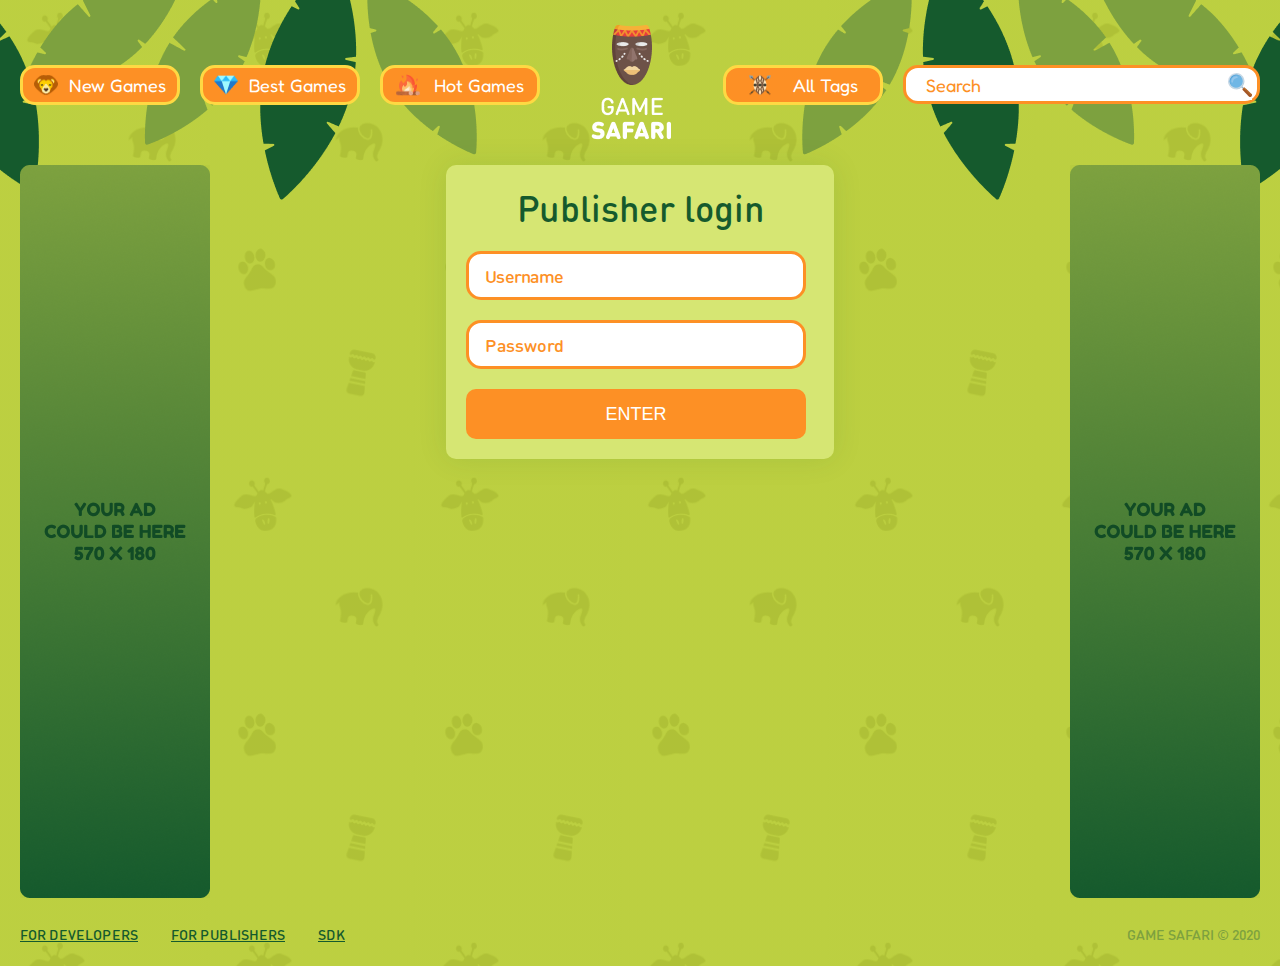
<file: login.html>
<!DOCTYPE html>
<html lang="en">

<head>
    <meta charset="UTF-8">
    <meta name="viewport" content="width=device-width, initial-scale=1.0">
    <link href="https://fonts.googleapis.com/css?family=Fredoka+One&display=swap" rel="stylesheet">
    <link rel="stylesheet" href="css/style.css">
    <title>GameSafari.Fun</title>
</head>

<body>
    <div class="top">
        <div class="illustration-1">
            <img class="illustration-1-img" src="img/other/illustration-1.png" alt="Illustration">
            <img class="subtract-1" src="img/other/Subtract-1.png" alt="Subtract">
        </div>
        <div class="illustration-2">
            <img class="illustration-2-img" src="img/other/illustration-2.png" alt="Illustration">
            <img class="subtract-2" src="img/other/Subtract-2.png" alt="Subtract">
        </div>
    </div>
    <header id="header">
        <div class="header-left">
            <a class="btn" href="index.html"><img src="img/other/lion.png" alt="Lion">New Games</a>
            <a class="btn" href="index.html"><img src="img/other/diamond.png" alt="Diamond">Best Games</a>
            <a class="btn" href="index.html"><img src="img/other/fire.png" alt="Fire">Hot Games</a>
        </div>
        <div class="logo">
            <a href="index.html"><img src="img/other/logo.png" alt="Game Safari Logo"></a>
        </div>
        <div class="header-right">
            <div class="dropdown">
                <a class="dropbtn" onclick="myFunction()"><img src="img/other/shield.png" alt="Shield">All Tags</a>
                <div id="myDropdown" class="dropdown-content">
                    <a href="#">Animals Games</a>
                    <a href="#">Boys Games</a>
                    <a href="#">Cars Games</a>
                    <a href="#">Girls Games</a>
                    <a href="#">Kids Games</a>
                    <a href="#">Matching Games</a>
                    <a href="#">Puzzle Games</a>
                    <a href="#">Skill Games</a>
                    <a href="#">Surgery Games</a>
                </div>
            </div>
            <form action="#">
                <input class="search-box" type="text" placeholder="Search" name="search">
                <button class="btn-search" type="submit"><img src="img/other/search.png" alt="Search"></button>
            </form>
        </div>

        <!--Responsive Menu-->
        <div id="mySidenav" class="sidenav">
            <a href="javascript:void(0)" class="closebtn" onclick="closeNav()">&times;</a>
            <p>Menu</p>
            <a href="#">New games</a>
            <a href="#">Best games</a>
            <a href="#">Hot games</a>
            <a href="#">Animals games</a>
            <a href="#">Cards games</a>
            <a href="#">Girls games</a>
            <a href="#">Kids games</a>
            <a href="#">Matching games</a>
            <a href="#">Puzzle games</a>
            <a href="#">Skill games</a>
            <a href="#">Surgery games</a>
        </div>
        <span class="menu-btn" style="cursor:pointer" onclick="openNav()">&#9776;</span>
        <!--End of Responsive Menu-->

    </header>

    <section class="section-games">
        <div class="games-left-side games-left-side-login">
            <div class="ad-content-left-side">
                <img src="img/other/Ad 190x733.png" alt="Ad">
            </div>
        </div>
        <div class="games-main login-page">
            <h1>Publisher login</h1>
            <form class="login-form" action="#">
                <input type="text" id="suername" name="username" placeholder="username">
                <input type="password" id="password" name="password" placeholder="password">
                <input class="btn-login" type="submit" value="Enter">
            </form>
            <!--Mobile ads-->
            <div class="mobile-ads-game-page">
                <div class="games-ad-h">
                    <img src="img/other/Ad 320x160.png" alt="Ad">
                </div>
                <div class="games-ad-h">
                    <img src="img/other/Ad 320x160.png" alt="Ad">
                </div>
            </div>
            <!--End of Mobile ads-->
        </div>
        <div class="games-right-side games-right-side-login">
            <div class="ad-content-right-side">
                <img src="img/other/Ad 190x733.png" alt="Ad">
            </div>
        </div>
    </section>
    <footer>
        <div class="footer-info">
            <a href="sdk.html">For developers</a>
            <a href="login.html">For publishers</a>
            <a href="sdk.html">SDK</a>
        </div>
        <div class="footer-copy">
            <p>Game safari &copy; 2020</p>
        </div>
    </footer>

    <script src="js/script.js"></script>
</body>

</html>
</file>
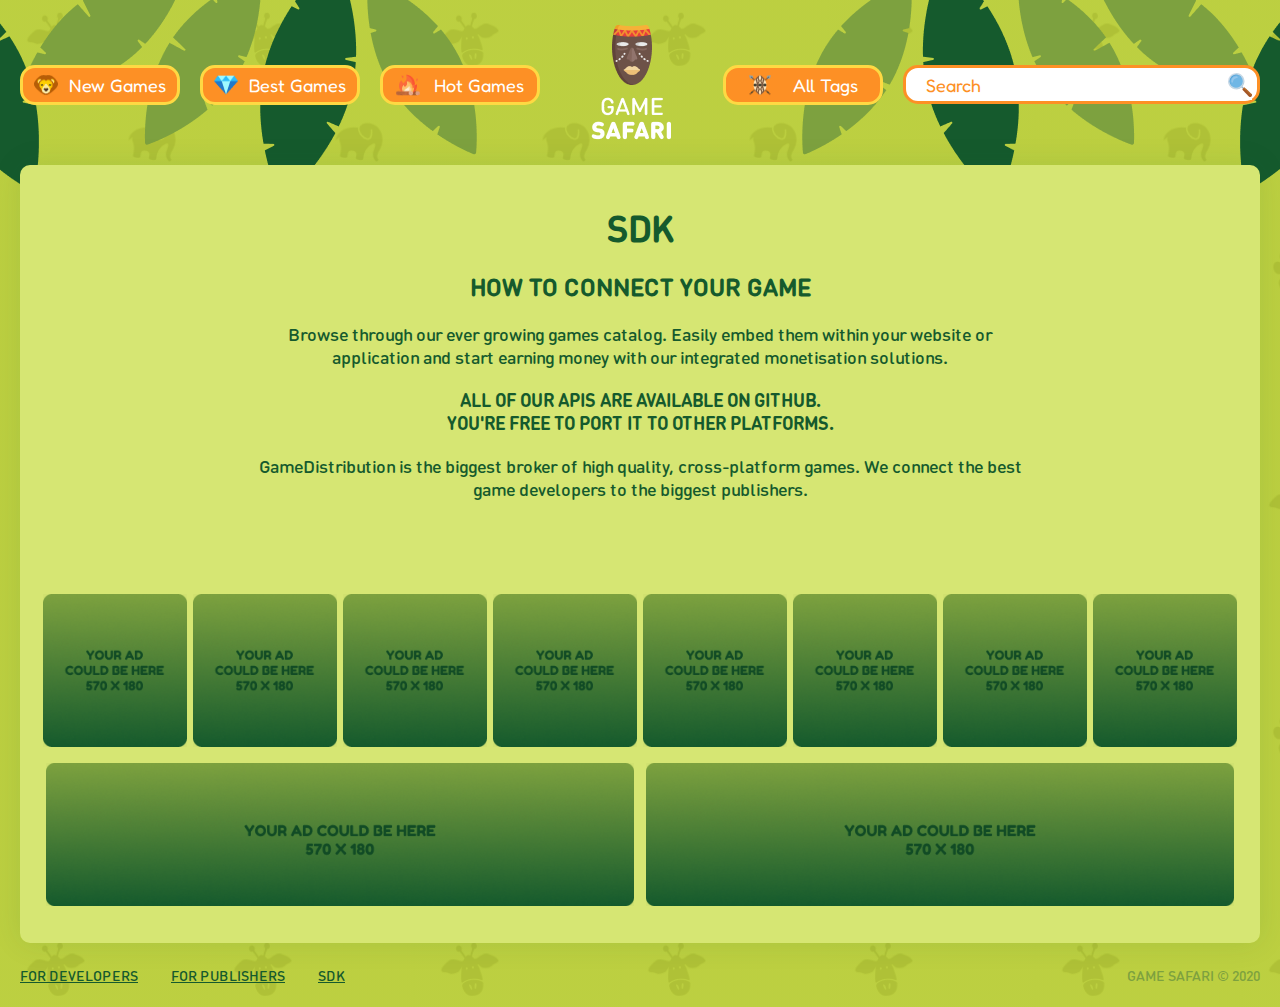
<file: sdk.html>
<!DOCTYPE html>
<html lang="en">

<head>
    <meta charset="UTF-8">
    <meta name="viewport" content="width=device-width, initial-scale=1.0">
    <link href="https://fonts.googleapis.com/css?family=Fredoka+One&display=swap" rel="stylesheet">
    <link rel="stylesheet" href="css/style.css">
    <title>GameSafari.Fun</title>
</head>

<body>
    <div class="top">
        <div class="illustration-1">
            <img class="illustration-1-img" src="img/other/illustration-1.png" alt="Illustration">
            <img class="subtract-1" src="img/other/Subtract-1.png" alt="Subtract">
        </div>
        <div class="illustration-2">
            <img class="illustration-2-img" src="img/other/illustration-2.png" alt="Illustration">
            <img class="subtract-2" src="img/other/Subtract-2.png" alt="Subtract">
        </div>
    </div>
    <header id="header">
        <div class="header-left">
            <a class="btn" href="index.html"><img src="img/other/lion.png" alt="Lion">New Games</a>
            <a class="btn" href="index.html"><img src="img/other/diamond.png" alt="Diamond">Best Games</a>
            <a class="btn" href="index.html"><img src="img/other/fire.png" alt="Fire">Hot Games</a>
        </div>
        <div class="logo">
            <a href="index.html"><img src="img/other/logo.png" alt="Game Safari Logo"></a>
        </div>
        <div class="header-right">
            <div class="dropdown">
                <a class="dropbtn" onclick="myFunction()"><img src="img/other/shield.png" alt="Shield">All Tags</a>
                <div id="myDropdown" class="dropdown-content">
                    <a href="#">Animals Games</a>
                    <a href="#">Boys Games</a>
                    <a href="#">Cars Games</a>
                    <a href="#">Girls Games</a>
                    <a href="#">Kids Games</a>
                    <a href="#">Matching Games</a>
                    <a href="#">Puzzle Games</a>
                    <a href="#">Skill Games</a>
                    <a href="#">Surgery Games</a>
                </div>
            </div>
            <form action="#">
                <input class="search-box" type="text" placeholder="Search" name="search">
                <button class="btn-search" type="submit"><img src="img/other/search.png" alt="Search"></button>
            </form>
        </div>

        <!--Responsive Menu-->
        <div id="mySidenav" class="sidenav">
            <a href="javascript:void(0)" class="closebtn" onclick="closeNav()">&times;</a>
            <p>Menu</p>
            <a href="#">New games</a>
            <a href="#">Best games</a>
            <a href="#">Hot games</a>
            <a href="#">Animals games</a>
            <a href="#">Cards games</a>
            <a href="#">Girls games</a>
            <a href="#">Kids games</a>
            <a href="#">Matching games</a>
            <a href="#">Puzzle games</a>
            <a href="#">Skill games</a>
            <a href="#">Surgery games</a>
        </div>
        <span class="menu-btn" style="cursor:pointer" onclick="openNav()">&#9776;</span>
        <!--End of Responsive Menu-->

    </header>

    <section class="section-games">
        <div class="games-left-side">
            <div class="ad-content-left-side">
                <img src="img/other/Ad 190x733.png" alt="Ad">
            </div>
        </div>
        <div class="games-main game-page">
            <div class="textual-content">
                <h1>SDK</h1>
                <h2>HOW TO CONNECT YOUR GAME</h2>
                <p>Browse through our ever growing games catalog. Easily embed them within your website or application and start earning money with our integrated monetisation solutions.</p>
                <p><span>ALL OF OUR APIS ARE AVAILABLE ON GITHUB. <br> YOU'RE FREE TO PORT IT TO OTHER PLATFORMS.</span></p>
                <p>GameDistribution is the biggest broker of high quality, cross-platform games. We connect the best game developers to the biggest publishers.</p>
            </div>
            <div class="may-like">
                <div class="game-page-ads">
                    <div class="games-ad">
                        <img src="img/other/Ad 160x170.png" alt="Ad">
                    </div>
                    <div class="games-ad">
                        <img src="img/other/Ad 160x170.png" alt="Ad">
                    </div>
                    <div class="games-ad">
                        <img src="img/other/Ad 160x170.png" alt="Ad">
                    </div>
                    <div class="games-ad">
                        <img src="img/other/Ad 160x170.png" alt="Ad">
                    </div>
                    <div class="games-ad">
                        <img src="img/other/Ad 160x170.png" alt="Ad">
                    </div>
                    <div class="games-ad">
                        <img src="img/other/Ad 160x170.png" alt="Ad">
                    </div>
                    <div class="games-ad">
                        <img src="img/other/Ad 160x170.png" alt="Ad">
                    </div>
                    <div class="games-ad">
                        <img src="img/other/Ad 160x170.png" alt="Ad">
                    </div>
                    <div class="games-ad horizontal" id="games-ad-home-1">
                        <img src="img/other/Ad 700x170.png" alt="Ad">
                    </div>
                    <div class="games-ad horizontal" id="games-ad-home-2">
                        <img src="img/other/Ad 700x170.png" alt="Ad">
                    </div>
                </div>
                <!--Mobile ads-->
                <div class="mobile-ads-game-page">
                    <div class="games-ad">
                        <img src="img/other/Ad 160x170.png" alt="Ad">
                    </div>
                    <div class="games-ad">
                        <img src="img/other/Ad 160x170.png" alt="Ad">
                    </div>
                    <div class="games-ad-h">
                        <img src="img/other/Ad 320x160.png" alt="Ad">
                    </div>
                </div>
                <!--End of Mobile ads-->
            </div>
        </div>
        <div class="games-right-side">
            <div class="ad-content-right-side">
                <img src="img/other/Ad 190x733.png" alt="Ad">
            </div>
        </div>
    </section>
    <footer>
        <div class="footer-info">
            <a href="sdk.html">For developers</a>
            <a href="login.html">For publishers</a>
            <a href="sdk.html">SDK</a>
        </div>
        <div class="footer-copy">
            <p>Game safari &copy; 2020</p>
        </div>
    </footer>

    <script src="js/script.js"></script>
</body>

</html>
</file>
<file: css/style.css>
/*-----------------------------------------------*/


/*--------------------BASIC SETUP----------------*/


/*-----------------------------------------------*/

@font-face {
    font-family: 'DINRoundPro';
    src: url('../fonts/DINRoundPro/DINRoundPro.eot');
    src: local('DINRoundPro'), url('../fonts/DINRoundPro/DINRoundPro.woff') format('woff'), url('../fonts/DINRoundPro/DINRoundPro.ttf') format('truetype');
    font-weight: normal;
    font-style: normal;
}

@font-face {
    font-family: 'DINRoundPro-Medi';
    src: url('../fonts/DINRoundPro/DINRoundPro-Medi.eot');
    src: local('DINRoundPro-Medi'), url('../fonts/DINRoundPro/DINRoundPro-Medi.woff') format('woff'), url('../fonts/DINRoundPro/DINRoundPro-Medi.ttf') format('truetype');
    font-weight: 500;
    font-style: normal;
}

@font-face {
    font-family: 'DINRoundPro-Bold';
    src: url('../fonts/DINRoundPro/DINRoundPro-Bold.eot');
    src: local('DINRoundPro-Bold'), url('../fonts/DINRoundPro/DINRoundPro-Bold.woff') format('woff'), url('../fonts/DINRoundPro/DINRoundPro-Bold.ttf') format('truetype');
    font-weight: bold;
    font-style: normal;
}

* {
    margin: 0;
    padding: 0;
    box-sizing: border-box;
}

body {
    background: url(../img/other/pattern.png), -webkit-gradient(linear, left bottom, left top, from(rgba(149, 142, 165, 0.1)), to(rgba(149, 142, 165, 0.1))), #C1D736;
    background: url(../img/other/pattern.png), linear-gradient(0deg, rgba(149, 142, 165, 0.1), rgba(149, 142, 165, 0.1)), #C1D736;
    background-size: 207px;
    font-family: 'DINRoundPro';
    font-size: 18px;
    max-width: 100%;
    overflow-x: hidden;
}

.illustration-1 {
    position: absolute;
    left: 3.9%;
}

.illustration-1-img {
    z-index: 1;
}

.subtract-1 {
    position: absolute;
    z-index: 7;
    left: 16.5%;
}

.illustration-2 {
    position: absolute;
    right: 3.7%;
}

.illustration-2-img {
    z-index: 1;
}

.subtract-2 {
    position: absolute;
    z-index: 7;
    right: 11.5%;
}

header {
    position: relative;
    display: grid;
    grid-template-columns: 3fr 1fr 3fr;
    -webkit-box-align: center;
    align-items: center;
    width: 76%;
    margin: 0px auto;
    padding: 30px 0px;
    z-index: 10;
}

.logo {
    text-align: center;
    margin-left: -20px;
}

.header-left {
    display: -webkit-box;
    display: flex;
    -webkit-box-pack: start;
    justify-content: flex-start;
}

.btn,
.dropbtn {
    display: -webkit-box;
    display: flex;
    -webkit-box-pack: space-evenly;
    justify-content: space-evenly;
    -webkit-box-align: center;
    align-items: center;
    text-decoration: none;
    width: 160px;
    height: 40px;
    background: #FD9025;
    border: 3px solid #FED943;
    box-sizing: border-box;
    border-radius: 15px;
    font-family: Fredoka One;
    font-style: normal;
    font-weight: normal;
    font-size: 18px;
    line-height: 22px;
    color: #FFFFFF;
    margin-right: 20px;
    outline: none;
    cursor: pointer;
    transition: all .2s ease-in-out;
}

.btn img,
.dropbtn img {
    width: 24px;
    height: 22px;
}

.btn:hover,
.dropbtn:hover,
.btn-full-screen:hover,
.login-form input[type=submit]:hover {
    background: rgb(250, 125, 0);
}

.header-right {
    display: -webkit-box;
    display: flex;
    -webkit-box-pack: end;
    justify-content: flex-end;
}

.header-right .btn {
    width: 132px;
}


/* Dropdown Content (Hidden by Default) */

.dropdown-content {
    display: none;
    position: absolute;
    width: 207px;
    height: auto;
    background: #FD9025;
    border: 3px solid #FED943;
    box-sizing: border-box;
    border-radius: 15px;
    margin-top: 20px;
}


/* Links inside the dropdown */

.dropdown-content a {
    text-decoration: none;
    display: block;
    font-family: Fredoka One;
    font-style: normal;
    font-weight: normal;
    font-size: 18px;
    line-height: 22px;
    color: #FFFFFF;
    padding: 9px 0px 9px 16px;
    transition: all .2s ease-in-out;
}

.dropdown-content a:hover {
    color: rgb(241, 239, 239);
}


/* Show the dropdown menu (use JS to add this class to the .dropdown-content container when the user clicks on the dropdown button) */

.show {
    display: block;
}

.search-box {
    background: #fff;
    border: 3px solid #FD9025;
    box-sizing: border-box;
    border-radius: 15px;
    width: 357px;
    padding: 6px 0px 5px 20px;
    z-index: 10;
    outline: none;
    color: #FD9025;
}

.search-box::-webkit-input-placeholder {
    font-family: Fredoka One;
    font-style: normal;
    font-weight: normal;
    font-size: 18px;
    line-height: 22px;
    color: #FD9025;
}

.search-box::-moz-placeholder {
    font-family: Fredoka One;
    font-style: normal;
    font-weight: normal;
    font-size: 18px;
    line-height: 22px;
    color: #FD9025;
    opacity: 1;
}

.search-box:-ms-input-placeholder {
    font-family: Fredoka One;
    font-style: normal;
    font-weight: normal;
    font-size: 18px;
    line-height: 22px;
    color: #FD9025;
}

.search-box::-ms-input-placeholder {
    font-family: Fredoka One;
    font-style: normal;
    font-weight: normal;
    font-size: 18px;
    line-height: 22px;
    color: #FD9025;
}

.search-box::placeholder,
.search-box[type=text] {
    font-family: Fredoka One;
    font-style: normal;
    font-weight: normal;
    font-size: 18px;
    color: #FD9025;
}

.btn-search {
    position: absolute;
    float: right;
    margin-top: 8px;
    margin-right: 16px;
    background: #fff;
    border: none;
    cursor: pointer;
    margin-left: -2.5%;
    z-index: 20;
}


/*-----------------------------------------------*/


/*--------------------MAIN SECTION---------------*/


/*-----------------------------------------------*/

.section-games {
    position: relative;
    z-index: 5;
    width: 100%;
    padding: 0px 20px;
    display: -webkit-box;
    display: flex;
    -webkit-box-pack: center;
    justify-content: center;
    -webkit-box-align: start;
    align-items: flex-start;
}

.games-main {
    width: 77%;
    margin: 0 auto;
    background: #D6E673;
    box-shadow: 0px 0px 30px rgba(21, 90, 45, 0.1);
    border-radius: 30px;
    padding: 51px 10px 20px 10px;
}

.games {
    display: grid;
    grid-template-columns: repeat(8, 1fr);
    grid-template-rows: repeat(auto, 1fr);
    grid-column-gap: 0px;
    grid-row-gap: 0px;
    margin-bottom: -50px;
    justify-items: center;
}

.games-ads {
    grid-area: 1 / 5 / span 2 / span 4;
    display: -webkit-box;
    display: flex;
    flex-wrap: wrap;
    justify-content: space-around;
    width: 98%;
}

.games-ad {
    margin-top: -31px;
    width: 160px;
    height: 170px;
}

.horizontal {
    width: 98%;
}

.games-ad img {
    width: 100%;
}

.game {
    width: 160px;
    height: 139px;
    background: #F5FFB0;
    box-shadow: 0px 0px 30px rgba(21, 90, 45, 0.1);
    border-radius: 8px;
    text-align: center;
    margin-bottom: 51px;
}

.game-icon {
    width: 144px;
    height: 115px;
    margin: -31px auto 0 auto;
    overflow: hidden;
    border-radius: 10px;
    transition: all .2s ease-in-out;
}

.game-icon:hover {
    transform: scale(1.11);
}

.game-title {
    height: 55px;
    display: -webkit-box;
    display: flex;
    -webkit-box-align: center;
    align-items: center;
    -webkit-box-pack: center;
    justify-content: center;
}

.game-title a {
    text-decoration: none;
    font-family: 'DINRoundPro-Bold';
    font-style: normal;
    font-weight: 500;
    font-size: 18px;
    line-height: 23px;
    color: #155A2D;
}

footer {
    display: -webkit-box;
    display: flex;
    -webkit-box-pack: justify;
    justify-content: space-between;
    width: 76%;
    margin: 0 auto;
    padding: 20px;
    text-transform: uppercase;
    font-family: 'DINRoundPro-Medi';
    font-size: 14px;
    line-height: 24px;
}

.footer-info a {
    -webkit-text-decoration-line: underline;
    text-decoration-line: underline;
    color: #155A2D;
    margin-right: 30px;
}

.footer-copy {
    color: #7DA13F;
}

.games-ads-tablet-bottom {
    display: none;
}

.sidenav,
.menu-btn {
    display: none;
}

.mobile-ads,
.mobile-ads-game-page {
    display: none;
}


/*-----------------------------------------------*/


/*--------------------GAME PAGE------------------*/


/*-----------------------------------------------*/

.games-main.game-page {
    padding: 20px;
}

.game-panel {
    width: 100%;
}

.game-panel-vertical {
    background: #BDD041;
    display: -webkit-box;
    display: flex;
    -webkit-box-pack: center;
    justify-content: center;
}

.game-panel-vertical-content {
    width: 440px;
    height: auto;
}

.game-panel img,
.game-panel-vertical-content img {
    width: 100%;
}

.game-description {
    display: -webkit-box;
    display: flex;
    -webkit-box-pack: justify;
    justify-content: space-between;
    -webkit-box-align: start;
    align-items: flex-start;
}

.game-description-left {
    width: 60%;
    font-family: 'DINRoundPro-Medi';
    font-style: normal;
    font-weight: 500;
    color: #155A2D;
}

.game-description-left h2,
.may-like h2 {
    font-size: 36px;
    line-height: 46px;
    color: #155A2D;
    padding: 20px 0px;
}

.game-description-left p {
    font-size: 18px;
    line-height: 23px;
}

.game-description-right {
    width: 340px;
    padding: 20px 0px;
}

.btn-full-screen {
    font-family: 'DINRoundPro-Medi';
    width: 340px;
    height: 46px;
    background: #FD9025;
    border-radius: 10px;
    outline: none;
    border: none;
    font-style: normal;
    font-weight: 500;
    font-size: 18px;
    line-height: 23px;
    display: -webkit-box;
    display: flex;
    -webkit-box-align: center;
    align-items: center;
    -webkit-box-pack: center;
    justify-content: center;
    text-transform: uppercase;
    color: #FFFFFF;
    cursor: pointer;
    transition: all .2s ease-in-out;
}

.btn-full-screen img {
    margin-right: 10px;
    margin-bottom: -3px;
}

.game-description-right p {
    font-family: 'DINRoundPro-Medi';
    font-style: normal;
    font-weight: normal;
    font-size: 18px;
    line-height: 23px;
    text-transform: uppercase;
    color: #155A2D;
    padding-top: 20px;
}

.game-description-right p span {
    font-family: 'DINRoundPro-Bold';
}

.may-like-games {
    display: grid;
    grid-template-columns: repeat(8, 1fr);
    grid-template-rows: auto;
    justify-items: center;
    margin-top: 50px;
}

.game-page-ads {
    display: grid;
    grid-template-columns: repeat(8, 1fr);
    grid-template-rows: repeat(auto, 1fr);
    grid-column-gap: 0px;
    grid-row-gap: 40px;
    justify-items: center;
}

#games-ad-home-1 {
    grid-area: 2 / 1 / 3 / 5;
    width: 98%;
}

#games-ad-home-2 {
    grid-area: 2 / 5 / 3 / 9;
    width: 98%;
}


/*-----------------------------------------------*/


/*-------------------INNER PAGE------------------*/


/*-----------------------------------------------*/

.textual-content {
    width: 65%;
    margin: 0 auto 125px auto;
    text-align: center;
    font-family: 'DINRoundPro-Medi';
    color: #155A2D;
    font-style: normal;
    font-weight: 500;
}

.textual-content h1 {
    font-size: 36px;
    line-height: 46px;
    padding-top: 20px;
}

.textual-content h2 {
    font-size: 24px;
    line-height: 31px;
    padding-top: 20px;
}

.textual-content p {
    font-size: 18px;
    line-height: 23px;
    padding-top: 20px;
}

.textual-content p span {
    font-family: 'DINRoundPro-Bold';
}


/*-----------------------------------------------*/


/*-------------------LOGIN PAGE------------------*/


/*-----------------------------------------------*/

.games-main.login-page {
    width: 388px;
    height: auto;
    padding: 0 0 20px 0;
    font-family: 'DINRoundPro-Medi';
}

.games-main.login-page h1 {
    font-style: normal;
    font-weight: 500;
    font-size: 36px;
    line-height: 46px;
    color: #155A2D;
    text-align: center;
    padding: 20px 0px;
}

.login-form {
    display: grid;
    grid-template-columns: 1fr;
    gap: 20px;
    padding: 0px 20px;
}

.login-form input[type=text],
.login-form input[type=password] {
    width: 340px;
    background: #FFFFFF;
    border: 3px solid #FD9025;
    box-sizing: border-box;
    border-radius: 15px;
    outline: none;
    padding: 10px 0px 10px 16px;
}

.login-form input::-webkit-input-placeholder {
    font-family: 'DINRoundPro-Medi';
    font-style: normal;
    font-weight: 500;
    font-size: 18px;
    line-height: 23px;
    color: #FD9025;
    text-transform: capitalize;
}

.login-form input::-moz-placeholder {
    font-family: 'DINRoundPro-Medi';
    font-style: normal;
    font-weight: 500;
    font-size: 18px;
    line-height: 23px;
    color: #FD9025;
    text-transform: capitalize;
    opacity: 1;
}

.login-form input:-ms-input-placeholder {
    font-family: 'DINRoundPro-Medi';
    font-style: normal;
    font-weight: 500;
    font-size: 18px;
    line-height: 23px;
    color: #FD9025;
    text-transform: capitalize;
}

.login-form input::-ms-input-placeholder {
    font-family: 'DINRoundPro-Medi';
    font-style: normal;
    font-weight: 500;
    font-size: 18px;
    line-height: 23px;
    color: #FD9025;
    text-transform: capitalize;
}

.login-form input::placeholder,
.login-form input[type=text],
.login-form input[type=password] {
    font-family: 'DINRoundPro-Medi';
    font-style: normal;
    font-weight: 500;
    font-size: 18px;
    line-height: 23px;
    color: #FD9025;
    text-transform: capitalize;
}

.login-form input[type=submit] {
    background-color: #FD9025;
    border-radius: 10px;
    border: none;
    width: 340px;
    height: 50px;
    font-style: normal;
    font-weight: 500;
    font-size: 18px;
    line-height: 23px;
    text-transform: uppercase;
    color: #FFFFFF;
    cursor: pointer;
    transition: all .2s ease-in-out;
}

@media only screen and (max-width: 1780px) {
    .illustration-1 {
        position: absolute;
        left: -15%;
    }
    .subtract-1,
    .subtract-2 {
        display: none;
    }
    .illustration-2 {
        position: absolute;
        right: -15%;
    }
    header {
        width: 100%;
        padding: 25px 20px 20px 20px;
    }
    .games-left-side,
    .games-right-side {
        display: none;
    }
    .games-left-side.games-left-side-login,
    .games-right-side.games-right-side-login {
        display: inline;
    }
    .games-main {
        width: 100%;
        border-radius: 10px;
        padding-bottom: 60px;
    }
    .game-icon {
        width: 128px;
    }
    .game {
        width: 144px;
        height: 129px;
    }
    .game-title a {
        font-size: 14px;
        line-height: 18px;
    }
    .games-ad {
        width: 144px;
        height: 160px;
    }
    .horizontal {
        width: 95%;
    }
    .games-ads-tablet-bottom {
        grid-area: auto / 1 / auto / 9;
        display: -webkit-box;
        display: flex;
        -webkit-box-pack: justify;
        justify-content: space-between;
        -webkit-box-align: center;
        align-items: center;
    }
    .tablet-ad-h {
        width: 50%;
        padding: 0px 7px 0px 7px;
        margin-top: -31px;
    }
    .tablet-ad-h img {
        width: 100%;
    }
    footer {
        width: 100%;
        padding: 20px;
    }
}

@media only screen and (max-width: 1260px) {
    header {
        display: -webkit-box;
        display: flex;
        -webkit-box-pack: center;
        justify-content: center;
        -webkit-box-align: center;
        align-items: center;
        padding: 10px 0px;
    }
    .header-left,
    .header-right {
        display: none;
    }
    .illustration-1,
    .illustration-2 {
        display: none;
    }
    .menu-btn {
        display: inline-block;
        position: absolute;
        width: 40px;
        height: 40px;
        left: 30px;
        background: #FD9025;
        border: 3px solid #FED943;
        box-sizing: border-box;
        border-radius: 15px;
        color: #fff;
        text-align: center;
        line-height: 32px;
        font-size: 24px;
    }
    .sidenav {
        height: 100%;
        width: 0;
        position: fixed;
        z-index: 1;
        top: 0;
        left: 0;
        background: #FD9025;
        overflow-x: hidden;
        -webkit-transition: 0.5s;
        transition: 0.5s;
        padding-top: 60px;
    }
    .sidenav a {
        padding: 8px 8px 8px 32px;
        text-decoration: none;
        font-size: 18px;
        color: #fff;
        display: block;
        -webkit-transition: 0.3s;
        transition: 0.3s;
        text-transform: uppercase;
    }
    .sidenav a:hover {
        color: #f1f1f1;
    }
    .sidenav .closebtn {
        position: absolute;
        top: 0;
        right: 25px;
        font-size: 36px;
        margin-left: 50px;
    }
    .sidenav {
        padding-top: 15px;
    }
    .sidenav a {
        font-size: 18px;
    }
    .sidenav p {
        font-size: 24px;
        line-height: 31px;
        display: -webkit-box;
        display: flex;
        -webkit-box-align: center;
        align-items: center;
        color: #FED943;
        padding-left: 20px;
        margin-bottom: 20px;
        margin-top: 10px;
    }
    .games {
        display: -webkit-box;
        display: flex;
        flex-wrap: wrap;
        -webkit-box-pack: center;
        justify-content: center;
    }
    .games-ads {
        display: none;
    }
    .game {
        margin: 0px 5px 51px 5px;
    }
    .may-like-games {
        grid-template-columns: repeat(6, 1fr);
    }
    .may-like-games .game:nth-of-type(1n+13) {
        display: none;
    }
    .game-page-ads .games-ad:nth-of-type(1n+7) {
        display: none;
    }
    .game-page-ads {
        grid-template-columns: repeat(6, 1fr);
    }
}

@media only screen and (max-width: 999px) {
    .may-like-games {
        grid-template-columns: repeat(5, 1fr);
    }
    .may-like-games .game:nth-of-type(1n+11) {
        display: none;
    }
    .game-page-ads .games-ad:nth-of-type(1n+6) {
        display: none;
    }
    .game-page-ads {
        grid-template-columns: repeat(5, 1fr);
    }
}

@media only screen and (max-width: 840px) {
    .game-description {
        flex-wrap: wrap;
        -webkit-box-orient: vertical;
        -webkit-box-direction: reverse;
        flex-flow: column-reverse;
    }
    .game-description-left,
    .game-description-right {
        width: 100%;
    }
    .may-like-games {
        grid-template-columns: repeat(4, 1fr);
    }
    .may-like-games .game:nth-of-type(1n+9) {
        display: none;
    }
    .game-page-ads .games-ad:nth-of-type(1n+5) {
        display: none;
    }
    .game-page-ads {
        grid-template-columns: repeat(4, 1fr);
    }
}

@media only screen and (max-width: 690px) {
    .games-main.game-page {
        padding: 10px;
    }
    .may-like-games {
        grid-template-columns: repeat(3, 1fr);
    }
    .may-like-games .game:nth-of-type(1n+7) {
        display: none;
    }
    .game-page-ads .games-ad:nth-of-type(1n+4) {
        display: none;
    }
    .game-page-ads {
        grid-template-columns: repeat(3, 1fr);
    }
    .games-left-side.games-left-side-login,
    .games-right-side.games-right-side-login {
        display: none;
    }
}

@media only screen and (max-width: 520px) {
    .games-main {
        padding-left: 4px;
        padding-right: 4px;
    }
    .section-games {
        padding-left: 5px;
        padding-right: 5px;
    }
    .game-icon {
        width: 139px;
        height: 115px;
    }
    .game {
        width: 155px;
        height: 129px;
    }
    .mobile-ads {
        display: -webkit-box;
        display: flex;
        flex-wrap: wrap;
        -webkit-box-pack: center;
        justify-content: center;
    }
    .games-main.login-page .mobile-ads-game-page {
        margin-top: 60px;
    }
    .games-ad {
        width: 155px;
        height: 155px;
        background: -webkit-gradient(linear, left top, left bottom, from(#7DA13F), to(#155A2D));
        background: linear-gradient(180deg, #7DA13F 0%, #155A2D 100%);
        box-shadow: 0px 0px 30px rgba(21, 90, 45, 0.1);
        border-radius: 10px;
        margin-right: 5px;
        margin-left: 5px;
        margin-bottom: 50px;
    }
    .games-ad-h {
        width: 320px;
        height: 160px;
        margin-bottom: 50px;
        margin-top: -30px;
    }
    .games-ad-h img {
        width: 100%;
    }
    .games-ads-tablet-bottom {
        display: none;
    }
    footer {
        flex-wrap: wrap;
        -webkit-box-pack: center;
        justify-content: center;
        width: 100%;
        padding: 20px 10px;
    }
    .footer-info a {
        margin-right: 20px;
    }
    .may-like-games {
        grid-template-columns: repeat(2, 1fr);
    }
    .may-like-games .game:nth-of-type(1n+5) {
        display: none;
    }
    .game-description-right {
        -webkit-box-align: center;
        align-items: center;
    }
    .btn-full-screen {
        margin: 0 auto;
    }
    .game-page-ads {
        display: none;
    }
    .mobile-ads-game-page {
        display: -webkit-box;
        display: flex;
        flex-wrap: wrap;
        justify-content: space-around;
    }
    .mobile-ads-game-page .games-ad-h {
        width: 90%;
    }
    .btn-full-screen {
        width: 320px;
    }
    .game-panel-vertical-content {
        width: 100%;
        height: auto;
    }
    .textual-content {
        width: 80%;
    }
    @media only screen and (max-width: 380px) {
        .mobile-ads-game-page .games-ad {
            width: 144px;
        }
    }
}
</file>
